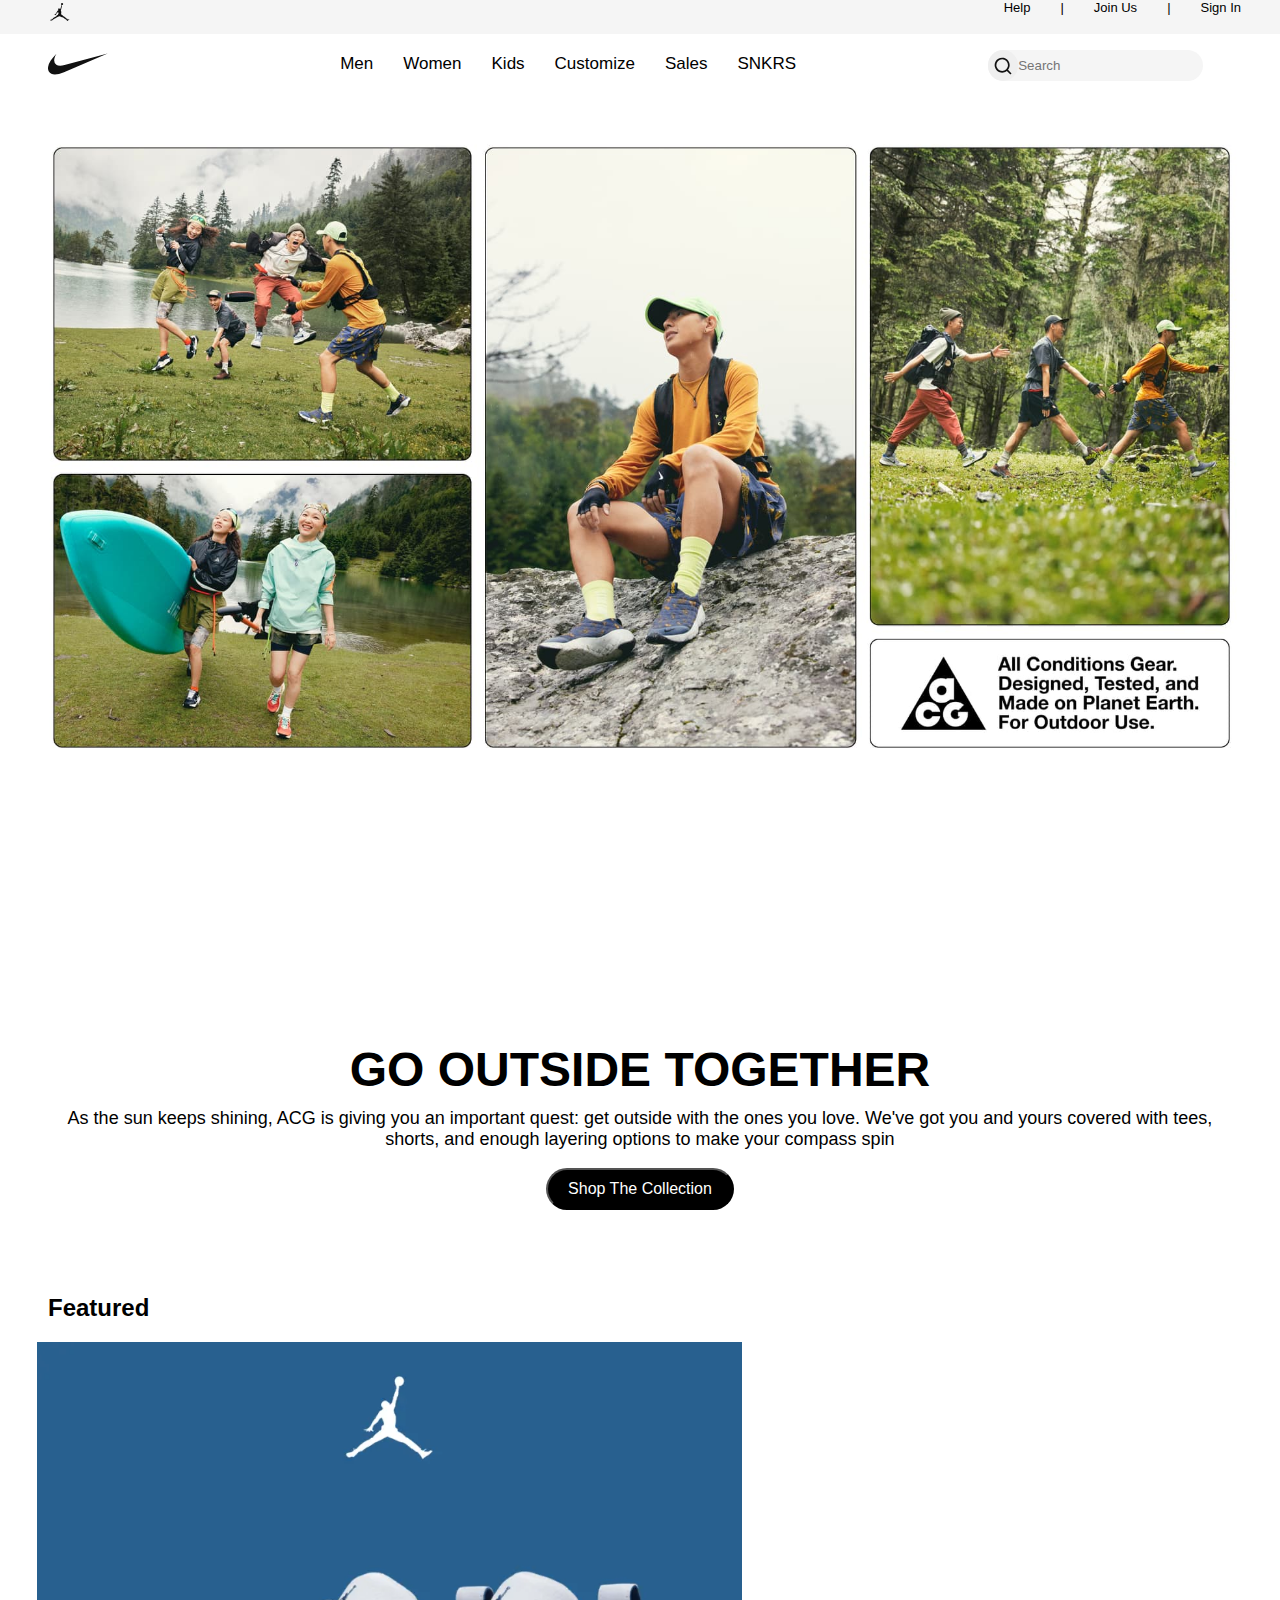
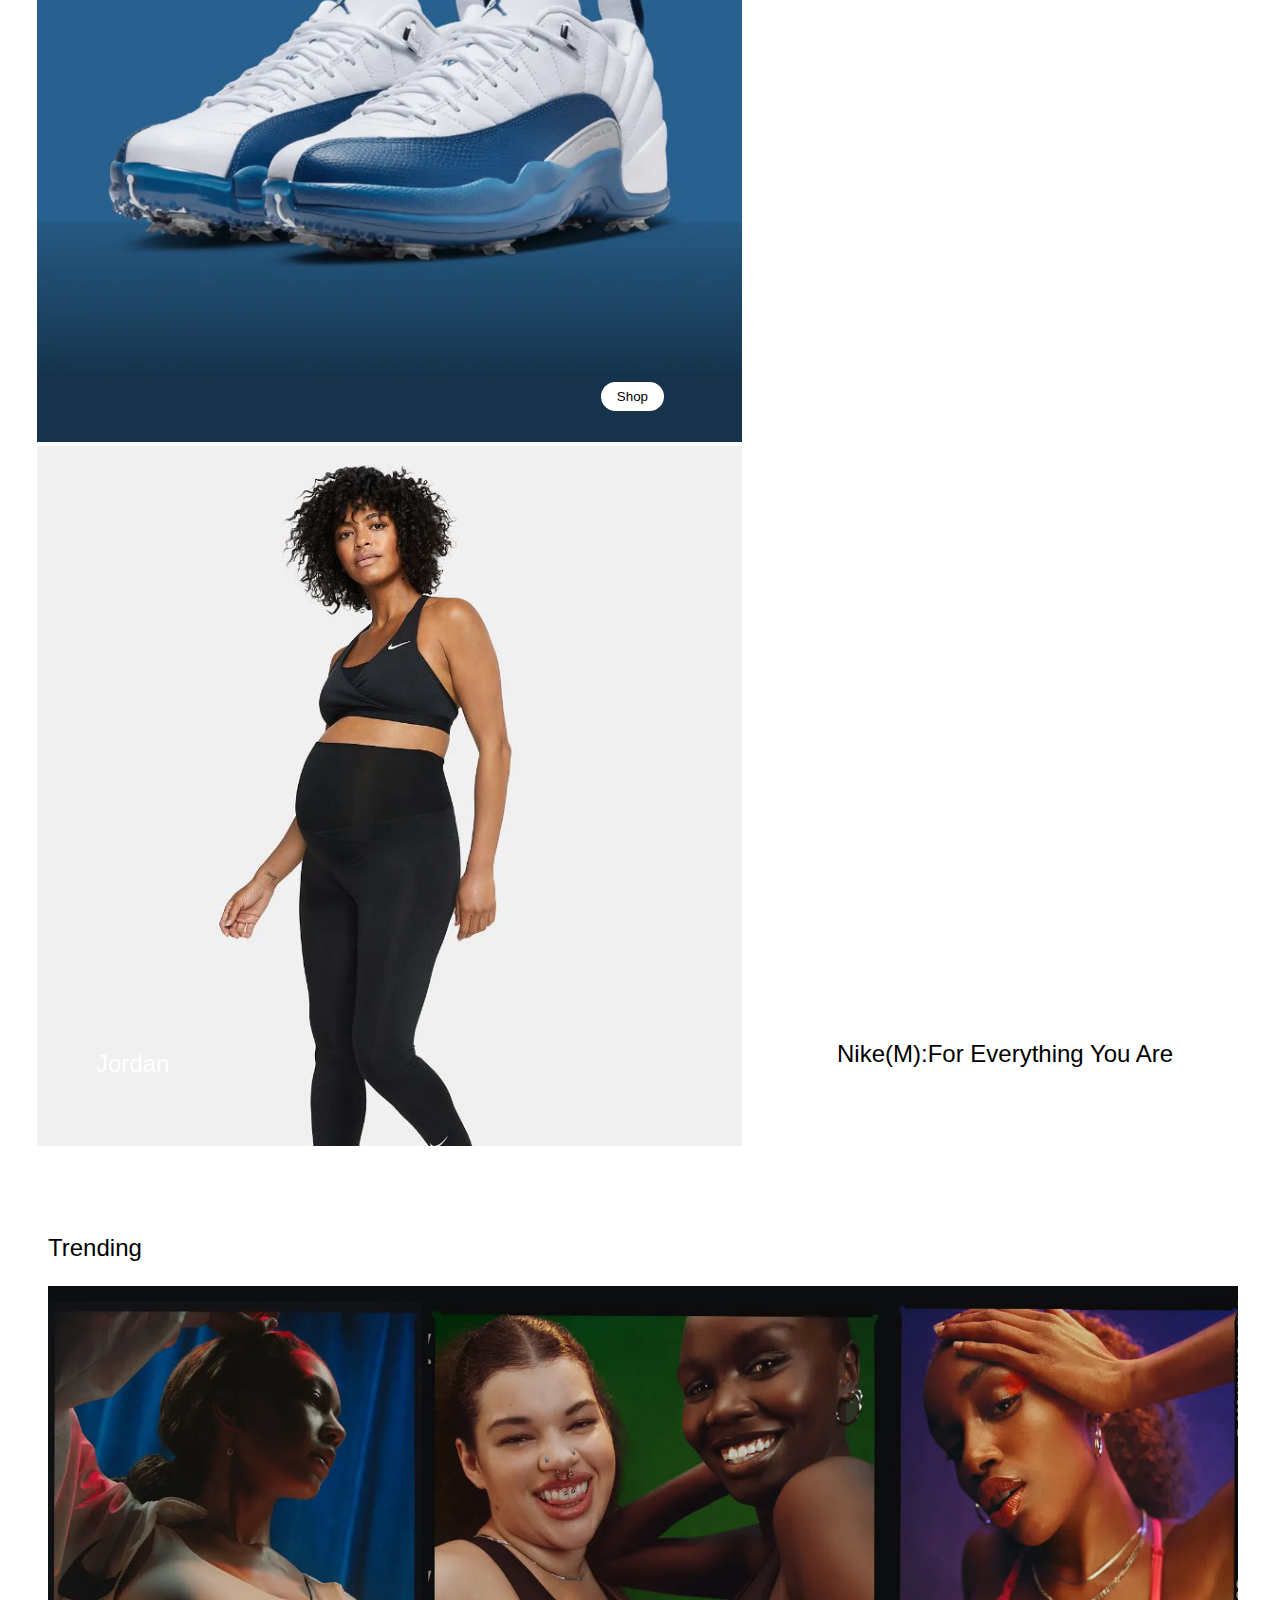
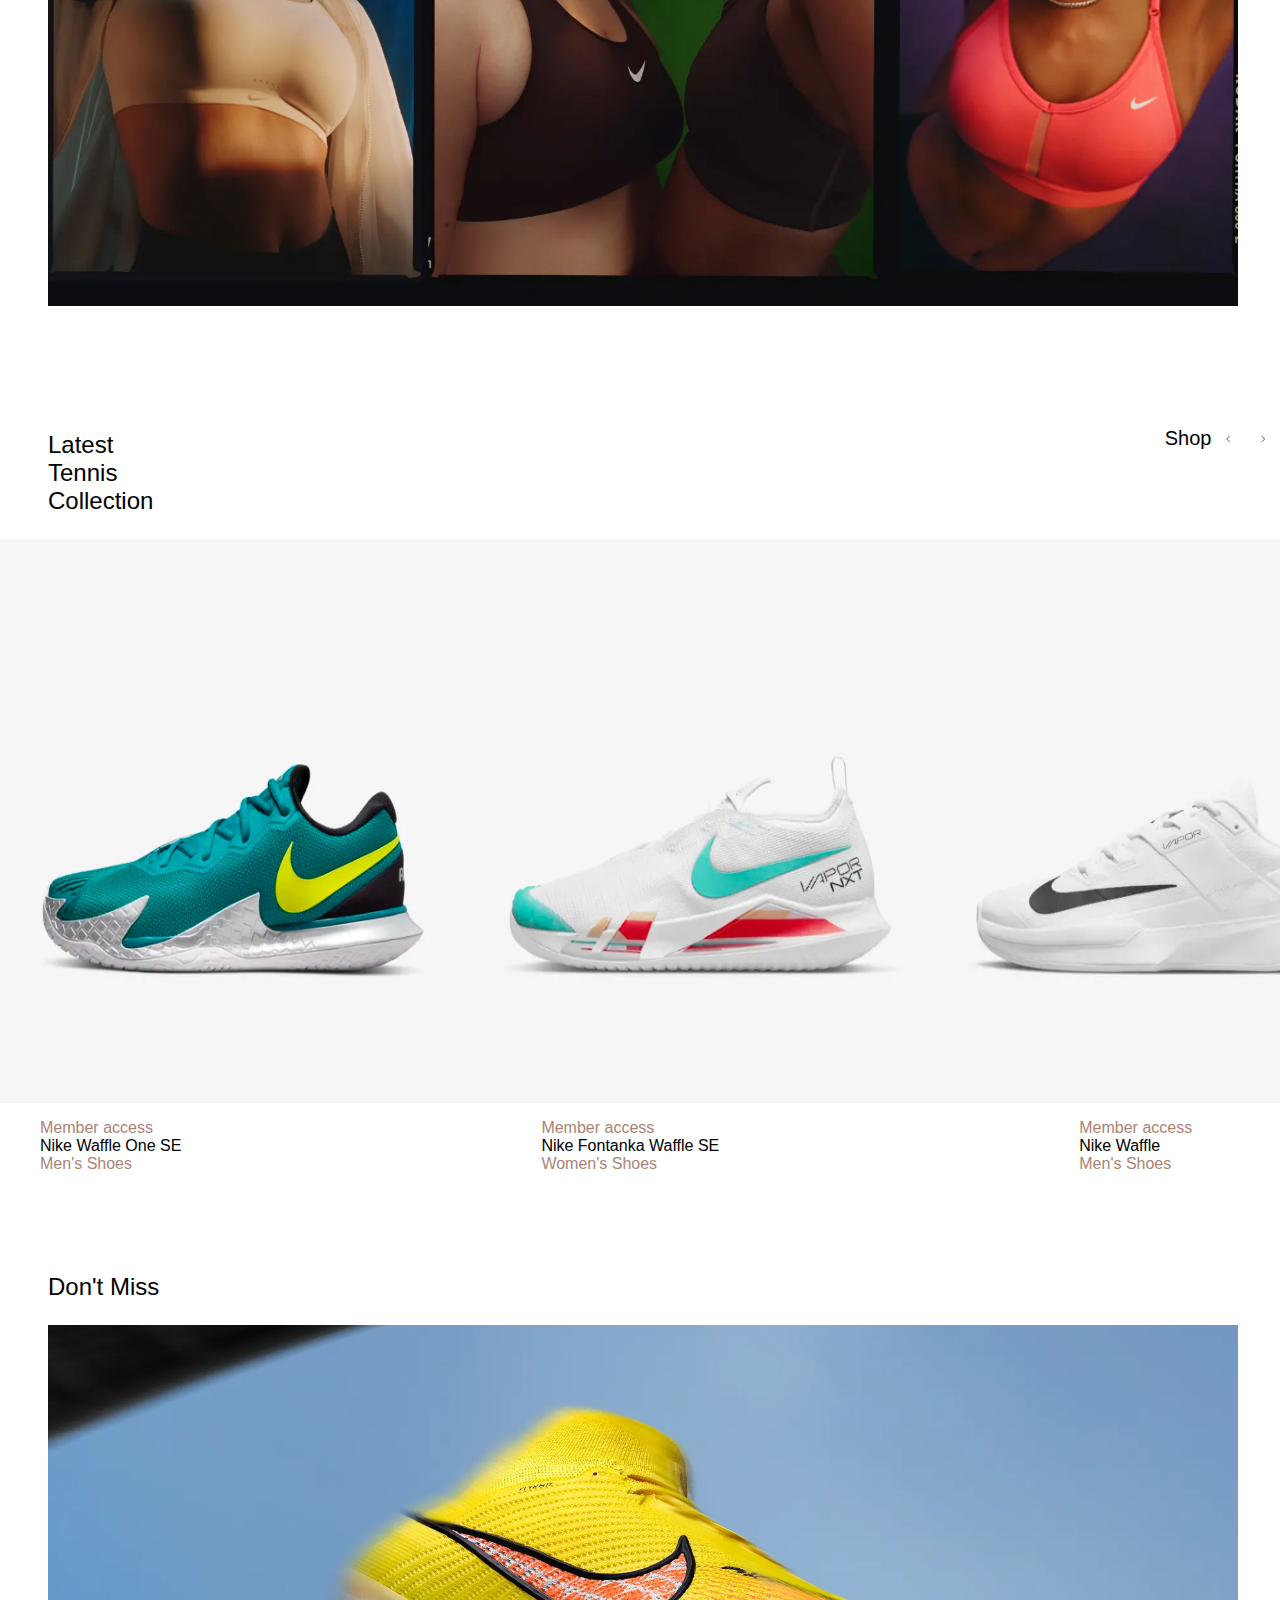
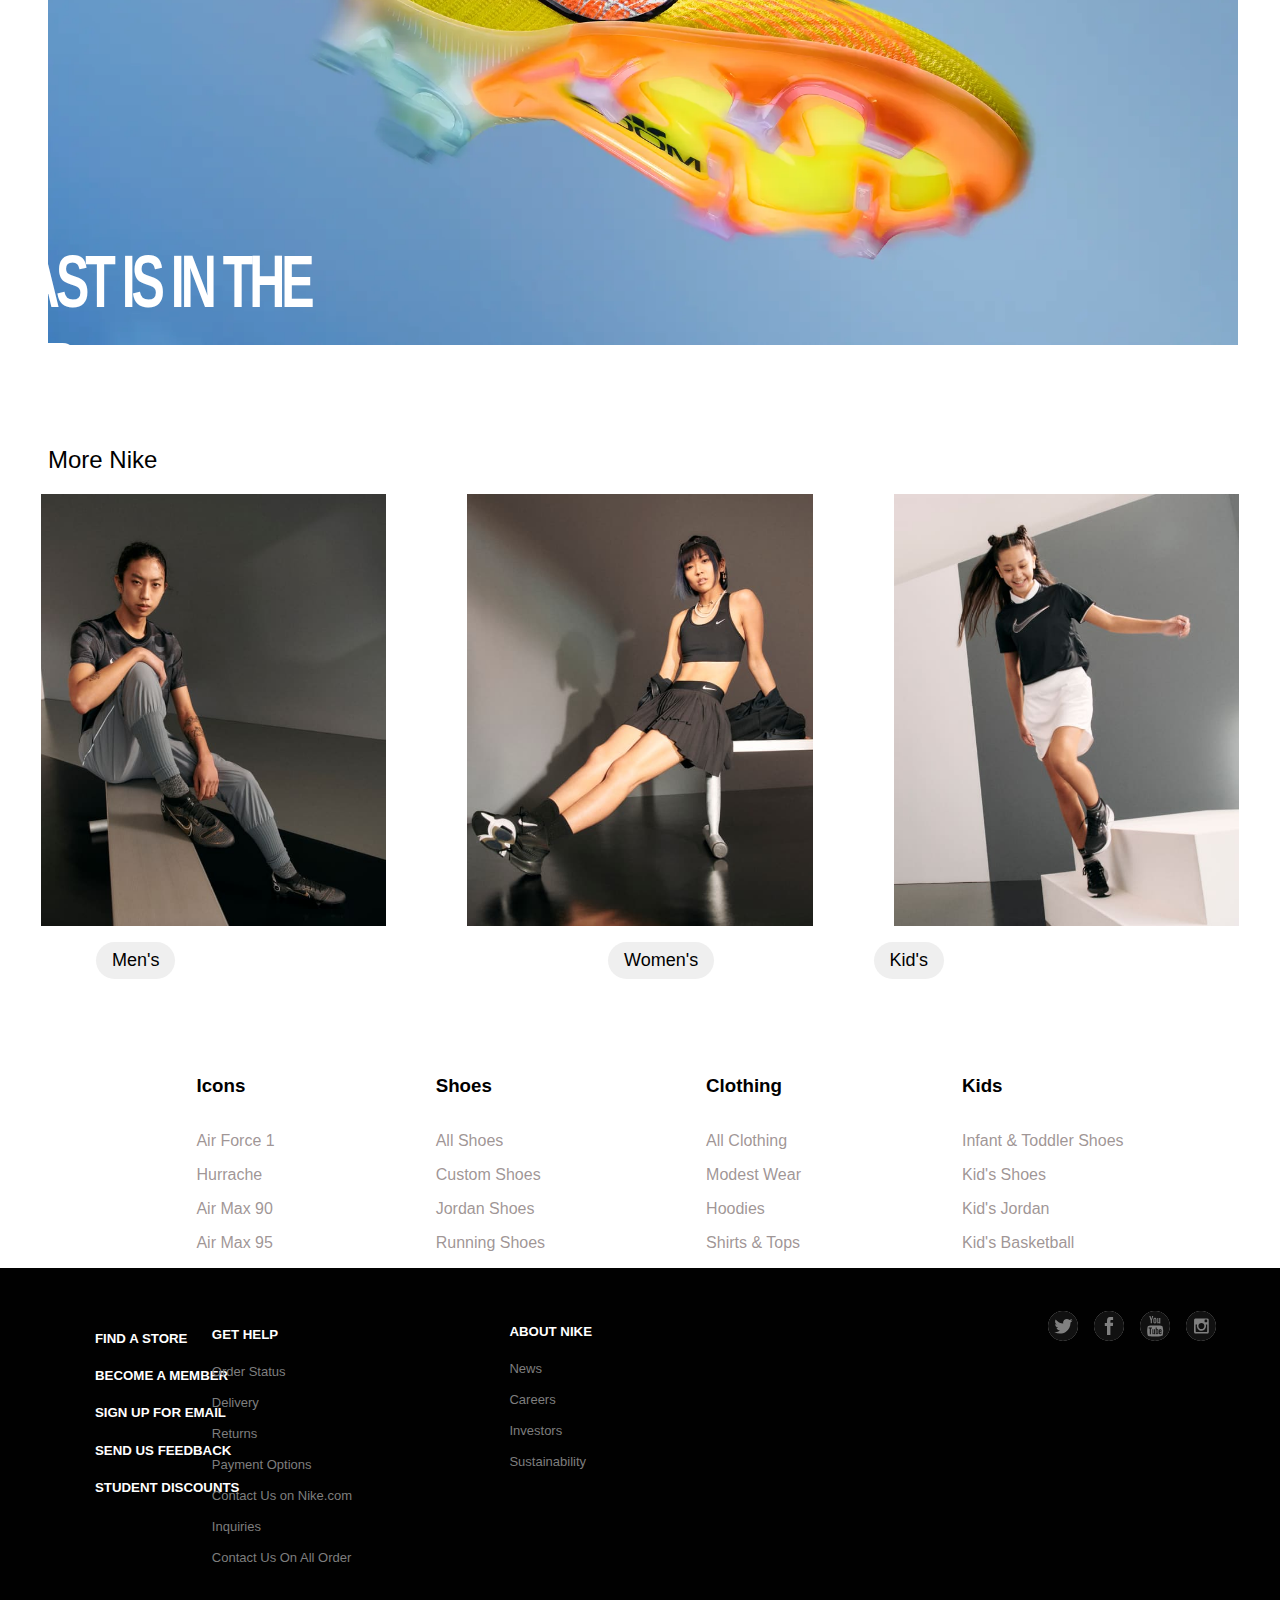
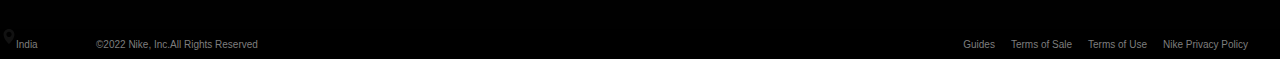
<file: index.html>
<!DOCTYPE html>
<html>

<head>
    <link rel="icon" href="images\nikelogo.jpg" type="image/jpg">
    <!-- <link rel="stylesheet" href="https://cdnjs.cloudflare.com/ajax/libs/font-awesome/6.1.2/css/all.min.css"
        integrity="sha512-1sCRPdkRXhBV2PBLUdRb4tMg1w2YPf37qatUFeS7zlBy7jJI8Lf4VHwWfZZfpXtYSLy85pkm9GaYVYMfw5BC1A=="
        crossorigin="anonymous" referrerpolicy="no-referrer" /> -->
        
    <link rel="stylesheet" href="style.css">
    <title>

        Nike. Just Do It. Nike IN

    </title>
</head>

<body>
    <nav class="navigation">

        <div class="navlist">
            <svg height="24px" width="24px" fill="#111" viewBox="0 0 26 32">
                <path
                    d="M14.4 5.52v-.08q0-.56.36-1t.92-.44 1 .36.48.96-.36 1-.96.4l-.24.08.08.12-.08.44-.16 1.28q.08.08.08.16l-.16.8q-.08.16-.16.24l-.08.32q-.16.64-.28 1.04t-.2.64V12q-.08.4-.12.64t-.28.8q-.16.32 0 1.04l.08.08q0 .24.2.56t.2.56q.08 1.6-.24 2.72l.16.48q.96.48.56 1.04l.4.16q.96.48 1.36.84t.8.76q.32.08.48.24l.24.08q1.68 1.12 3.36 2.72l.32.24v.08l-.08.16.24.16h.08q.24.16.32.16h.08q.08 0 .16-.08l.16-.08q.16-.16.32-.24h.32q.08 0 0 .08l-.32.16-.4.48h.56l.56.08q.24-.08.4-.16l.4-.24q.24-.08.48.16h.08q.08.08-.08.24l-.96.88q-.4.32-.72.4l-1.04.72q-.08.08-.16 0l-.24-.32-.16-.32-.2-.28-.24-.32-.2-.24-.16-.2-.32-.24q-.16 0-.32-.08l-1.04-.8q-.24 0-.56-.24-1.2-1.04-1.6-1.28l-.48-.32-.96-.16q-.48-.08-1.28-.48l-.64-.32q-.64-.32-.88-.32l-.32-.16q-.32-.08-.48-.16l-.16-.16q-.16 0-.32.08l-1.6.8-2 .88q-.8.64-1.52 1.04l-.88.4-1.36.96q-.16.16-.32 0l-.16.16q-.24.08-.32.08l-.32.16v.16h-.16l-.16.24q-.16.32-.32.36t-.2.12-.08.12l-.16.16-.24.16-.36-.04-.48.08-.32.08q-.4.08-.64-.12t-.4-.6q-.16-.24.16-.4l.08-.08q.08-.08.24-.08h.48L1.6 26l.32-.08q0-.16.08-.24.08-.08.24-.08v-.08q-.08-.16-.08-.32-.08-.16-.04-.24t.08-.08h.04l.08.24q.08.4.24.24l.08-.16q.08-.16.24-.16l.16.16.16-.16-.08-.08q0-.08.08-.08l.32-.32q.4-.48.96-.88 1.12-.88 2.4-1.36.4-.4.88-.4.32-.56.96-1.2.56-.4.8-.56.16-.32.4-.32H10l.16-.16q.16-.08.24-.16v-.4q0-.4.08-.64t.4-.24l.32-.32q-.16-.32-.16-.72h-.08q-.16-.24-.16-.48-.24-.4-.32-.64h-.24q-.08.24-.4.32l-.08.16q-.32.56-.56.84t-.88.68q-.4.4-.56.88-.08.24 0 .48l-.08.16h.08q0 .16.08.16h.08q.16.08.16.2t-.24.08-.36-.16-.2-.12l-.24.24q-.16.24-.32.2t-.08-.12l.08-.08q.08-.16 0-.16l-.64.16q-.08.08-.2 0t.04-.16l.4-.16q0-.08-.08-.08-.32.16-.64.08l-.4-.08-.08-.08q0-.08.08-.08.32.08.8-.08l.56-.24.64-.72.08-.16q.32-.64.68-1.16t.76-.84l.08-.32q.16-.32.32-.56t.4-.64l.24-.32q.32-.48.72-.48l.24-.24q.08-.08.08-.24l.16-.16-.08-.08q-.48-.4-.48-.72-.08-.56.36-.96t.88-.36.68.28l.16.16q.08 0 .08.08l.32.16v.24q.16.16.16.24.16-.24.48-.56l.4-1.28q0-.32.16-.64l.16-.24v-.16l.24-.96h.16l.24-.96q.08-.24 0-.56l-.32-.8z">
                </path>
            </svg>
            <path
                d="M14.4 5.52v-.08q0-.56.36-1t.92-.44 1 .36.48.96-.36 1-.96.4l-.24.08.08.12-.08.44-.16 1.28q.08.08.08.16l-.16.8q-.08.16-.16.24l-.08.32q-.16.64-.28 1.04t-.2.64V12q-.08.4-.12.64t-.28.8q-.16.32 0 1.04l.08.08q0 .24.2.56t.2.56q.08 1.6-.24 2.72l.16.48q.96.48.56 1.04l.4.16q.96.48 1.36.84t.8.76q.32.08.48.24l.24.08q1.68 1.12 3.36 2.72l.32.24v.08l-.08.16.24.16h.08q.24.16.32.16h.08q.08 0 .16-.08l.16-.08q.16-.16.32-.24h.32q.08 0 0 .08l-.32.16-.4.48h.56l.56.08q.24-.08.4-.16l.4-.24q.24-.08.48.16h.08q.08.08-.08.24l-.96.88q-.4.32-.72.4l-1.04.72q-.08.08-.16 0l-.24-.32-.16-.32-.2-.28-.24-.32-.2-.24-.16-.2-.32-.24q-.16 0-.32-.08l-1.04-.8q-.24 0-.56-.24-1.2-1.04-1.6-1.28l-.48-.32-.96-.16q-.48-.08-1.28-.48l-.64-.32q-.64-.32-.88-.32l-.32-.16q-.32-.08-.48-.16l-.16-.16q-.16 0-.32.08l-1.6.8-2 .88q-.8.64-1.52 1.04l-.88.4-1.36.96q-.16.16-.32 0l-.16.16q-.24.08-.32.08l-.32.16v.16h-.16l-.16.24q-.16.32-.32.36t-.2.12-.08.12l-.16.16-.24.16-.36-.04-.48.08-.32.08q-.4.08-.64-.12t-.4-.6q-.16-.24.16-.4l.08-.08q.08-.08.24-.08h.48L1.6 26l.32-.08q0-.16.08-.24.08-.08.24-.08v-.08q-.08-.16-.08-.32-.08-.16-.04-.24t.08-.08h.04l.08.24q.08.4.24.24l.08-.16q.08-.16.24-.16l.16.16.16-.16-.08-.08q0-.08.08-.08l.32-.32q.4-.48.96-.88 1.12-.88 2.4-1.36.4-.4.88-.4.32-.56.96-1.2.56-.4.8-.56.16-.32.4-.32H10l.16-.16q.16-.08.24-.16v-.4q0-.4.08-.64t.4-.24l.32-.32q-.16-.32-.16-.72h-.08q-.16-.24-.16-.48-.24-.4-.32-.64h-.24q-.08.24-.4.32l-.08.16q-.32.56-.56.84t-.88.68q-.4.4-.56.88-.08.24 0 .48l-.08.16h.08q0 .16.08.16h.08q.16.08.16.2t-.24.08-.36-.16-.2-.12l-.24.24q-.16.24-.32.2t-.08-.12l.08-.08q.08-.16 0-.16l-.64.16q-.08.08-.2 0t.04-.16l.4-.16q0-.08-.08-.08-.32.16-.64.08l-.4-.08-.08-.08q0-.08.08-.08.32.08.8-.08l.56-.24.64-.72.08-.16q.32-.64.68-1.16t.76-.84l.08-.32q.16-.32.32-.56t.4-.64l.24-.32q.32-.48.72-.48l.24-.24q.08-.08.08-.24l.16-.16-.08-.08q-.48-.4-.48-.72-.08-.56.36-.96t.88-.36.68.28l.16.16q.08 0 .08.08l.32.16v.24q.16.16.16.24.16-.24.48-.56l.4-1.28q0-.32.16-.64l.16-.24v-.16l.24-.96h.16l.24-.96q.08-.24 0-.56l-.32-.8z">
            </path>
            </svg>
            <ul class="uldiv">
                <li><a href="#">Help</a></li>
                <li><a href="#">|</a></li>

                <li><a href="#">Join Us</a></li>
                <li><a href="#">|</a></li>
                <li><a href="#">Sign In</a></li>

            </ul>
        </div>
    </nav>
    <nav class="navigation2">
        <svg class="nike-logo" height="60px" width="60px" fill="#111" viewBox="0 0 69 32">
            <path
                d="M68.56 4L18.4 25.36Q12.16 28 7.92 28q-4.8 0-6.96-3.36-1.36-2.16-.8-5.48t2.96-7.08q2-3.04 6.56-8-1.6 2.56-2.24 5.28-1.2 5.12 2.16 7.52Q11.2 18 14 18q2.24 0 5.04-.72z">
            </path>
        </svg>
        <path
            d="M68.56 4L18.4 25.36Q12.16 28 7.92 28q-4.8 0-6.96-3.36-1.36-2.16-.8-5.48t2.96-7.08q2-3.04 6.56-8-1.6 2.56-2.24 5.28-1.2 5.12 2.16 7.52Q11.2 18 14 18q2.24 0 5.04-.72z">
        </path>
        <ul class="uldiv2">
            <li>Men</li>
            <li>Women</li>
            <li>Kids</li>
            <li>Customize</li>
            <li>Sales</li>
            <li>SNKRS</li>
        </ul>
        <form class="searchbar" action="#">
            <button type="submit" class="btnsearch"><svg class="pre-search-input-icon" fill="#111" height="20px" width="20px" viewBox="0 0 24 24" style="margin-top: 4px;"><path d="M21.71 20.29L18 16.61A9 9 0 1 0 16.61 18l3.68 3.68a1 1 0 0 0 1.42 0 1 1 0 0 0 0-1.39zM11 18a7 7 0 1 1 7-7 7 7 0 0 1-7 7z"></path></svg></button>

            <input class="searchtext" type="text" placeholder="Search" name="search">
        </form>
        <svg class="heart" width="24px" height="24px" fill="#111" viewBox="0 0 24 24">
            <path
                d="M21.11 4a6.6 6.6 0 0 0-4.79-1.92A6.27 6.27 0 0 0 12 3.84 6.57 6.57 0 0 0 2.89 4c-2.8 2.68-2.45 7.3.88 10.76l6.84 6.63A2 2 0 0 0 12 22a2 2 0 0 0 1.37-.54l.2-.19.61-.57c.6-.57 1.42-1.37 2.49-2.41l2.44-2.39 1.09-1.07c3.38-3.55 3.8-8.1.91-10.83zm-2.35 9.4l-.25.24-.8.79-2.44 2.39c-1 1-1.84 1.79-2.44 2.36L12 20l-6.83-6.68c-2.56-2.66-2.86-6-.88-7.92a4.52 4.52 0 0 1 6.4 0l.09.08a2.12 2.12 0 0 1 .32.3l.9.94.9-.94.28-.27.11-.09a4.52 4.52 0 0 1 6.43 0c1.97 1.9 1.67 5.25-.96 7.98z">
            </path>
        </svg>
        <svg class="bag" width="24px" height="24px" fill="#111" viewBox="0 0 24 24">
            <path d="M16 7a1 1 0 0 1-1-1V3H9v3a1 1 0 0 1-2 0V3a2 2 0 0 1 2-2h6a2 2 0 0 1 2 2v3a1 1 0 0 1-1 1z"></path>
            <path
                d="M20 5H4a2 2 0 0 0-2 2v13a3 3 0 0 0 3 3h14a3 3 0 0 0 3-3V7a2 2 0 0 0-2-2zm0 15a1 1 0 0 1-1 1H5a1 1 0 0 1-1-1V7h16z">
            </path>
        </svg>

    </nav>
    <div class="image1">
        <img src="images\nike-just-do-it.jpg" alt="">
    </div>
    <div class="go-outside">
        <p>GO OUTSIDE TOGETHER</p>
    </div>
    <div class="go-outside-description">
        <p> As the sun keeps shining, ACG is giving you an important quest: get outside with the ones you love. We've
            got you and yours covered with tees,<br>
            shorts, and enough layering options to make your compass spin</p>
    </div>
    <div class="shopbutton">
        <button type="button">Shop The Collection</button>
    </div>
    <div class="Featured">
     <h2>Featured</h2>
     <img  class="jordan photo" src="images\14c53558-39ef-4069-9084-ef2b82fb5833.webp">
     <img  src="images\nike-m.jpg">
     <p class="Jordan">Jordan</p>
     <button class="jordanshop">Shop</button>
     <p class="NikeM">Nike(M):For Everything You Are</p>
     <button class="Mshop">Shop</button>
    </div>
    <div class="trending">
        <p>Trending</p>
        <img src="images\trending.webp" alt="">

    </div>
    <div class="latesttennis">
        <p class="ltc">Latest Tennis Collection</p>
        <p class="ltcshop">Shop</p>
        <svg class="leftarrow" aria-hidden="true" focusable="false" viewBox="0 0 24 24" role="img" width="24px" height="24px" fill="none"><path stroke="currentColor" stroke-width="1.5" d="M15.525 18.966L8.558 12l6.967-6.967"></path></svg>
        <svg class="rightarrow" aria-hidden="true" focusable="false" viewBox="0 0 24 24" role="img" width="24px" height="24px" fill="none"><path stroke="currentColor" stroke-width="1.5" d="M8.474 18.966L15.44 12 8.474 5.033"></path></svg>   

    </div>
    <div class="latestshoes">
        <img src="images\shoe1.webp">
        <img src="images\shoe2.webp">
        <img src="images\shoe3.webp">

    </div>
    <div class="shoedescription">
        <ul class="shoes1desc">
            <li class="brown">Member access</li>
            <li>Nike Waffle One SE</li>
            <li class="brown">Men's Shoes</li>
        </ul>
        <ul class="shoes2desc">
            <li class="brown">Member access</li>
            <li>Nike Fontanka Waffle SE</li>
            <li class="brown">Women's Shoes</li>
        </ul>
        <ul class="shoes2desc">
            <li class="brown">Member access</li>
            <li>Nike Waffle</li>
            <li class="brown">Men's Shoes</li>
        </ul>
    </div>
    <div class="dontmiss">
        <p class="dm">Don't Miss</p>
        <img src="images\dontmiss.webp">
        <p class="fia">FAST IS IN THE AIR</p>
        <p class="fiadesc">The Nike Airzoom Mercurial Lucent Pack.Available Now</p>
        <button class="fiashop">Shop</button>
    </div>
    <p class="moredesc">More Nike</p>
    <div class="morenike">
        <div class="moreimages">
        <img src="images\nike-just-do-it(3).png">
        <img src="images\nike-just-do-it(4).png">
        <img src="images\nike-just-do-it(5).png">
        </div>
        <button class="men">Men's</button>
        <button class="women">Women's</button>
        <button class="kids">Kid's</button>
    </div>
    <div class="prefooter">
       <ul>
        <h3>Icons</h3>
        <li>Air Force 1</li>
        <li>Hurrache</li>
        <li>Air Max 90</li>
        <li>Air Max 95</li>
       </ul> 
       <ul>
        <h3>Shoes</h3>
        <li>All Shoes</li>
        <li>Custom Shoes</li>
        <li>Jordan Shoes</li>
        <li>Running Shoes</li>
        </ul> 
        <ul>
            <h3>Clothing</h3>
            <li>All Clothing</li>
            <li>Modest Wear</li>
            <li>Hoodies</li>
            <li>Shirts & Tops</li>
        </ul> 
        <ul>
            <h3>Kids</h3>
            <li>Infant & Toddler Shoes</li>
            <li>Kid's Shoes</li>
            <li>Kid's Jordan</li>
            <li>Kid's Basketball</li>
        </ul> 
    </div>
    <footer class="footer">
        <ul class="fas">
            <h5>FIND A STORE</h5>
            <h5>BECOME A MEMBER</h5>
            <h5>SIGN UP FOR EMAIL</h5>
            <h5>SEND US FEEDBACK</h5>
            <h5>STUDENT DISCOUNTS</h5>
        </ul>
        <ul class="gh">
            <h5>GET HELP</h5>
            <li>Order Status</li>
            <li>Delivery</li>
            <li>Returns</li>
            <li>Payment Options</li>
            <li>Contact Us on Nike.com</li>
            <li>Inquiries</li>
            <li>Contact Us On All Order</li>
        </ul>
        <ul class="about">
            <h5>ABOUT NIKE</h5>
            <li>News</li>
            <li>Careers</li>
            <li>Investors</li>
            <li>Sustainability</li>
        </ul>
        <div class="socialmedia">
        <svg class="social-link-icon" width="30px" fill="#111" height="30px" viewBox="0 0 24 24"><path d="M12 0C9.813 0 7.8.533 5.96 1.6A11.793 11.793 0 0 0 1.6 5.96C.533 7.8 0 9.813 0 12s.533 4.2 1.6 6.04a11.793 11.793 0 0 0 4.36 4.36C7.8 23.467 9.813 24 12 24s4.2-.533 6.04-1.6a11.793 11.793 0 0 0 4.36-4.36C23.467 16.2 24 14.187 24 12s-.533-4.2-1.6-6.04a11.793 11.793 0 0 0-4.36-4.36C16.2.533 14.187 0 12 0zm6 9.28v.4c0 1.387-.333 2.72-1 4a8.186 8.186 0 0 1-2.84 3.12c-1.333.853-2.827 1.28-4.48 1.28a8.535 8.535 0 0 1-4.56-1.28h.72c1.387 0 2.613-.427 3.68-1.28-.64 0-1.213-.2-1.72-.6-.507-.4-.867-.92-1.08-1.56l.56.16c.373 0 .64-.053.8-.16a2.67 2.67 0 0 1-1.72-1 2.913 2.913 0 0 1-.68-1.88c.427.267.88.4 1.36.4-.907-.533-1.36-1.36-1.36-2.48 0-.533.133-1.04.4-1.52.8.96 1.72 1.707 2.76 2.24a8.133 8.133 0 0 0 3.4.88c-.107-.16-.16-.4-.16-.72 0-.8.293-1.493.88-2.08s1.28-.88 2.08-.88 1.547.293 2.24.88c.48-.107 1.12-.347 1.92-.72-.213.747-.64 1.28-1.28 1.6H18c.747-.16 1.28-.32 1.6-.48-.533.693-1.067 1.253-1.6 1.68z"></path></svg>
        <svg class="social-link-icon" width="30px" fill="#111" height="30px" viewBox="0 0 24 24"><path d="M12 0C9.813 0 7.8.533 5.96 1.6A11.793 11.793 0 0 0 1.6 5.96C.533 7.8 0 9.813 0 12s.533 4.2 1.6 6.04a11.793 11.793 0 0 0 4.36 4.36C7.8 23.467 9.813 24 12 24s4.2-.533 6.04-1.6a11.793 11.793 0 0 0 4.36-4.36C23.467 16.2 24 14.187 24 12s-.533-4.2-1.6-6.04a11.793 11.793 0 0 0-4.36-4.36C16.2.533 14.187 0 12 0zm3.12 12h-2v7.2H10.4V12H8.64V9.52h1.76V8c0-1.12.187-1.92.56-2.4.427-.587 1.2-.88 2.32-.88h2V7.2h-1.2c-.427 0-.693.067-.8.2-.107.133-.16.387-.16.76v1.2h2.16L15.12 12z"></path></svg>
        <svg class="social-link-icon" width="30px" fill="#111" height="30px" viewBox="0 0 24 24"><path d="M11.28 17.6a.604.604 0 0 1-.2.24.43.43 0 0 1-.24.08c-.08 0-.133-.027-.16-.08a.557.557 0 0 1-.04-.24v-2.96h-.72v3.28a1 1 0 0 0 .12.52c.08.133.2.2.36.2.16 0 .307-.053.44-.16.133-.107.28-.24.44-.4v.48H12v-3.92h-.72v2.96zM6.96 14v-.8H9.6v.8h-.88v4.56h-.88V14h-.88zm4.96-4.72c-.107 0-.2-.04-.28-.12a.384.384 0 0 1-.12-.28v-2.4c0-.053.027-.107.08-.16.053-.053.147-.08.28-.08.133 0 .24.027.32.08a.27.27 0 0 1 .12.24v2.32c0 .107-.04.2-.12.28a.384.384 0 0 1-.28.12zm2 8.32c0-.64.027-1.307.08-2 0-.107-.04-.2-.12-.28-.08-.08-.16-.12-.24-.12h-.12l-.24.16v2.4l.24.16.16.08c.107 0 .173-.027.2-.08.027-.053.04-.16.04-.32zm.08-3.04c.213 0 .387.08.52.24.133.16.2.4.2.72v2.24c0 .267-.053.48-.16.64a.422.422 0 0 1-.44.2 2.1 2.1 0 0 1-.48-.12.506.506 0 0 1-.28-.24v.32h-.8V13.2h.8v1.76c.107-.107.213-.2.32-.28a.532.532 0 0 1 .32-.12zm3.92 5.12c.267-.213.427-.907.48-2.08.053-.587.107-1.147.16-1.68 0-.48-.053-1.013-.16-1.6-.107-1.173-.28-1.893-.52-2.16-.24-.267-1.267-.453-3.08-.56l-2.64-.08-2.72.08c-1.813.107-2.84.293-3.08.56-.24.267-.413.987-.52 2.16a16.07 16.07 0 0 0-.08 1.6c0 .533.027 1.093.08 1.68.107 1.173.28 1.88.52 2.12.24.24 1.267.44 3.08.6l2.72.08 2.64-.08c1.813-.16 2.853-.347 3.12-.56v-.08zM8.4 4h-.96l1.12 3.6v2.24h.96v-2.4L10.64 4h-.96l-.56 2.32h-.08L8.4 4zm2.32 2.56V8.8c0 .373.107.667.32.88.213.213.507.32.88.32s.667-.107.88-.32c.213-.213.32-.507.32-.88V6.56c0-.32-.107-.587-.32-.8-.213-.213-.507-.32-.88-.32s-.667.107-.88.32c-.213.213-.32.48-.32.8zm3.12-.96v3.6a1 1 0 0 0 .12.52c.08.133.213.2.4.2.187 0 .36-.04.52-.12.16-.08.32-.2.48-.36v.48h.88V5.6h-.88v3.2a.523.523 0 0 1-.24.24.645.645 0 0 1-.28.08c-.08 0-.133-.013-.16-.04-.027-.027-.04-.093-.04-.2V5.52h-.8v.08zM12 0c2.187 0 4.2.533 6.04 1.6a11.793 11.793 0 0 1 4.36 4.36C23.467 7.8 24 9.813 24 12s-.533 4.2-1.6 6.04a11.793 11.793 0 0 1-4.36 4.36C16.2 23.467 14.187 24 12 24s-4.2-.533-6.04-1.6a11.793 11.793 0 0 1-4.36-4.36C.533 16.2 0 14.187 0 12s.533-4.2 1.6-6.04A11.793 11.793 0 0 1 5.96 1.6C7.8.533 9.813 0 12 0zm4.56 16.08l-.08-.4c0-.16-.027-.28-.08-.36a.27.27 0 0 0-.24-.12.27.27 0 0 0-.24.12c-.053.08-.08.2-.08.36v.4h.72zm-.32-1.52c.32 0 .573.093.76.28.187.187.28.467.28.84v.96h-1.44v.8c0 .16.027.28.08.36.053.08.147.12.28.12.133 0 .227-.04.28-.12.053-.08.08-.227.08-.44v-.16h.72v.24c0 .373-.093.667-.28.88-.187.213-.453.32-.8.32-.347 0-.613-.107-.8-.32-.187-.213-.28-.507-.28-.88v-1.76c0-.32.107-.587.32-.8.213-.213.48-.32.8-.32z"></path></svg>
        <svg class="social-link-icon" width="30px" fill="#111" height="30px" viewBox="0 0 24 24"><path d="M16 12.48a4.723 4.723 0 0 1-.56 1.48 3.93 3.93 0 0 1-1.04 1.16 3.428 3.428 0 0 1-1.92.68 3.628 3.628 0 0 1-1.96-.48 3.414 3.414 0 0 1-1.4-1.48c-.48-.96-.587-1.973-.32-3.04H7.68l.08 5.52c0 .107.04.213.12.32.08.107.173.16.28.16h8.32c.107 0 .213-.053.32-.16.107-.107.16-.213.16-.32V10.8h-1.12c.16.533.213 1.093.16 1.68zm-3.68 2c.64 0 1.2-.24 1.68-.72s.72-1.053.72-1.72a2.56 2.56 0 0 0-.68-1.76c-.453-.507-1.013-.76-1.68-.76s-1.24.24-1.72.72-.72 1.053-.72 1.72.227 1.253.68 1.76c.453.507 1 .76 1.64.76h.08zm4.16-7.6h-1.12c-.107 0-.213.053-.32.16-.107.107-.16.213-.16.32v1.36c.107.213.267.32.48.32h1.12c.16 0 .28-.053.36-.16a.532.532 0 0 0 .12-.32v-1.2c0-.107-.053-.213-.16-.32-.107-.107-.213-.16-.32-.16zM12 0C9.813 0 7.8.533 5.96 1.6A11.793 11.793 0 0 0 1.6 5.96C.533 7.8 0 9.813 0 12s.533 4.2 1.6 6.04a11.793 11.793 0 0 0 4.36 4.36C7.8 23.467 9.813 24 12 24s4.2-.533 6.04-1.6a11.793 11.793 0 0 0 4.36-4.36C23.467 16.2 24 14.187 24 12s-.533-4.2-1.6-6.04a11.793 11.793 0 0 0-4.36-4.36C16.2.533 14.187 0 12 0zm6.24 16.88l-.08.08v.08a.926.926 0 0 1-.28.68 1.3 1.3 0 0 1-.68.36H7.52a.871.871 0 0 1-.68-.32 1.536 1.536 0 0 1-.36-.72l-.08-.16.08-9.84c0-.267.093-.507.28-.72.187-.213.413-.347.68-.4h9.68a1.3 1.3 0 0 1 .68.36 1.3 1.3 0 0 1 .36.68l.08 9.92z"></path></svg>
    </div>
    </footer>
    <div class="lastbar">
        <svg height="15px" width="18px" fill="#111" viewBox="0 0 42 58"><path d="M21 0C9.4 0 0 9.5 0 21.2 0 39.9 21 58 21 58s21-18.1 21-36.8C42 9.5 32.6 0 21 0zm0 31c-5.5 0-10-4.5-10-10s4.5-10 10-10 10 4.5 10 10-4.5 10-10 10z"></path></svg>
        <p class="loc">India</p>
        <p class="copyright">&copy;2022 Nike, Inc.All Rights Reserved</p>
        <ul>
            <li>Guides</li>
            <li>Terms of Sale</li>
            <li>Terms of Use</li>
            <li>Nike Privacy Policy</li>
        </ul>
    </div>
</body>

</html>
</file>
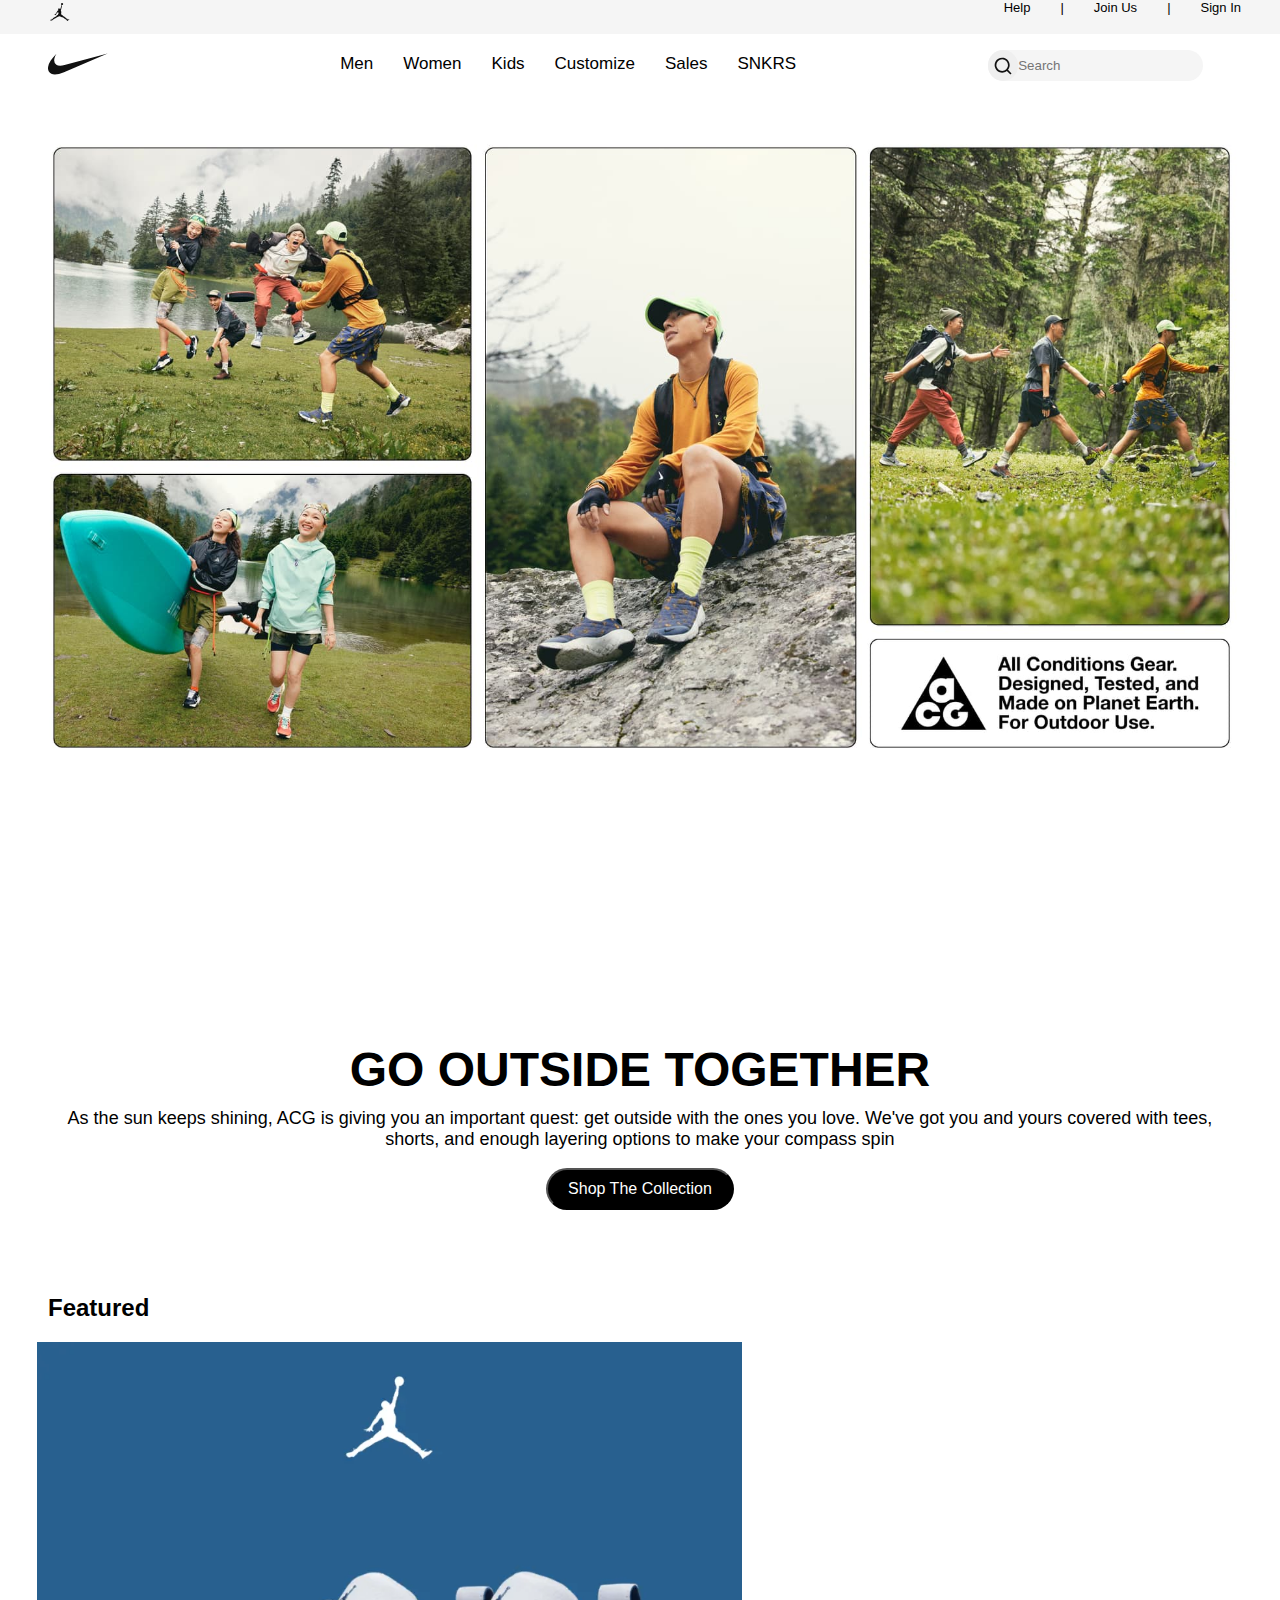
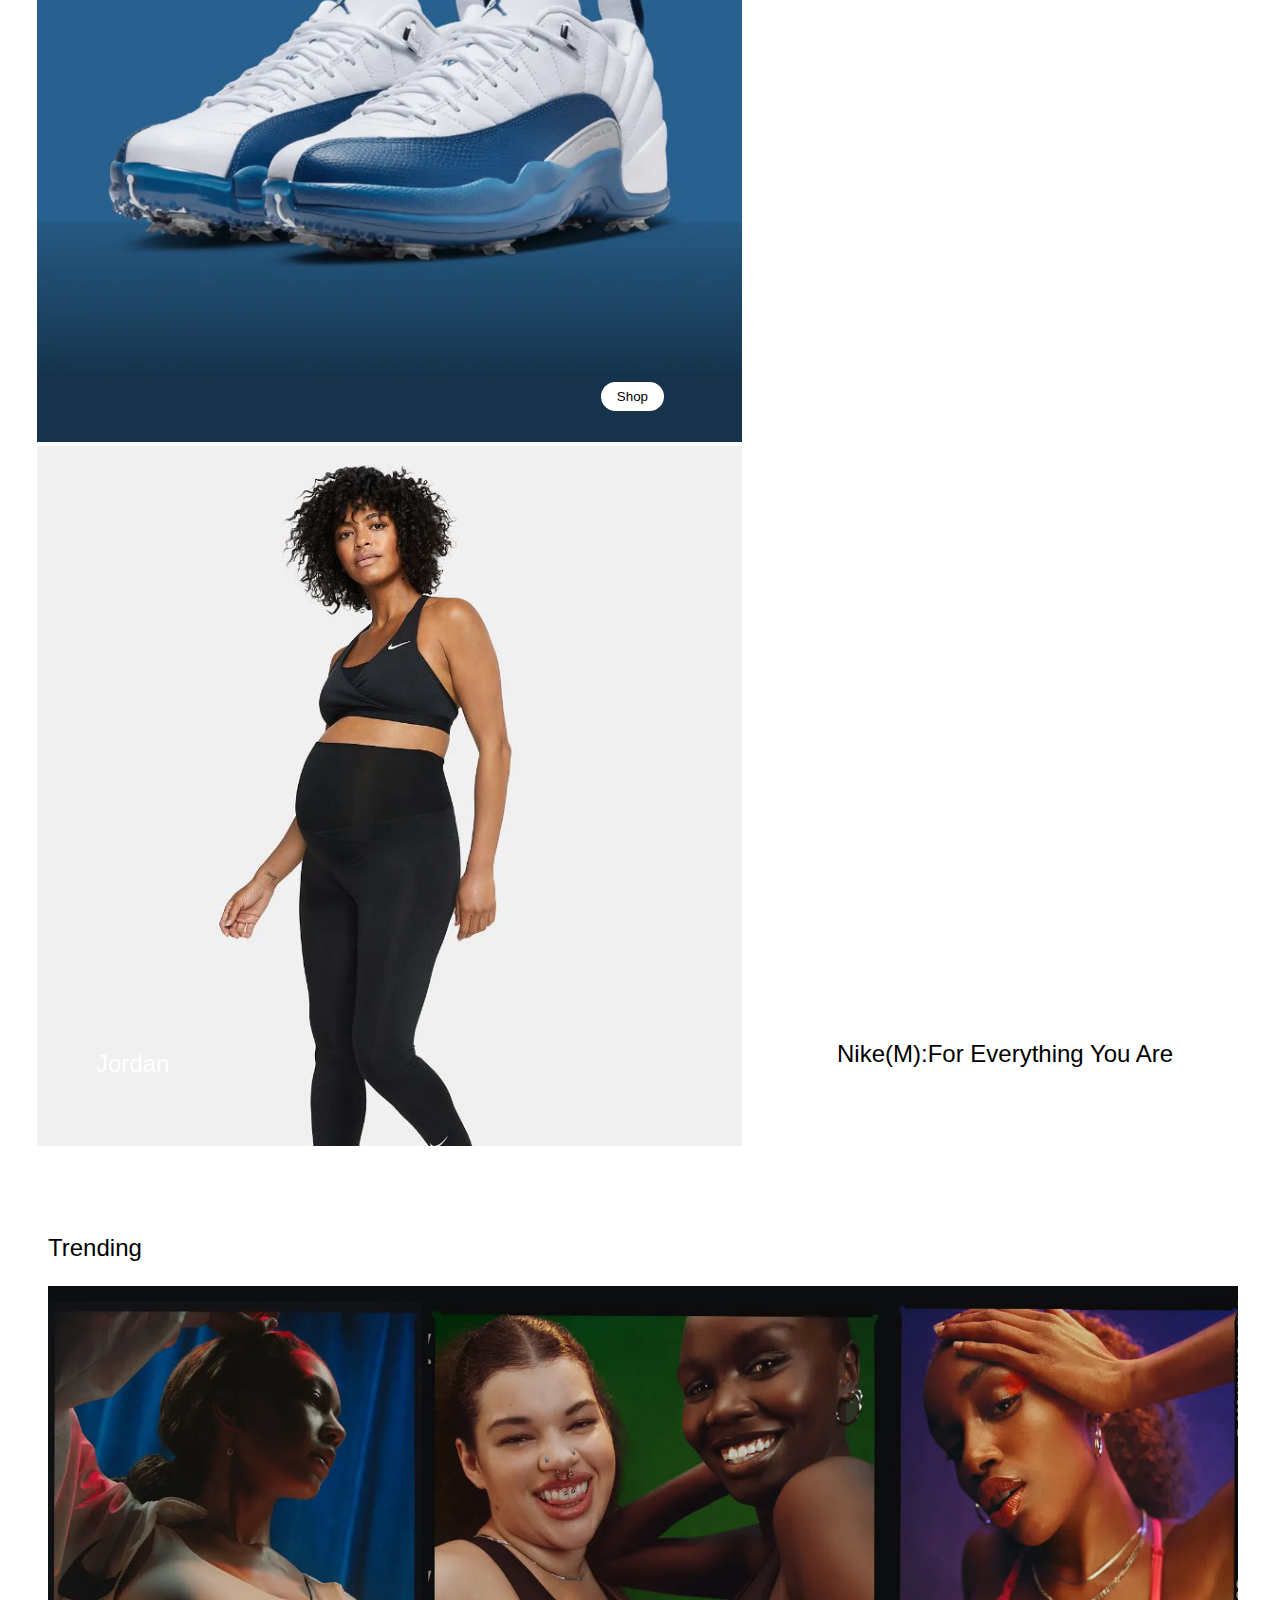
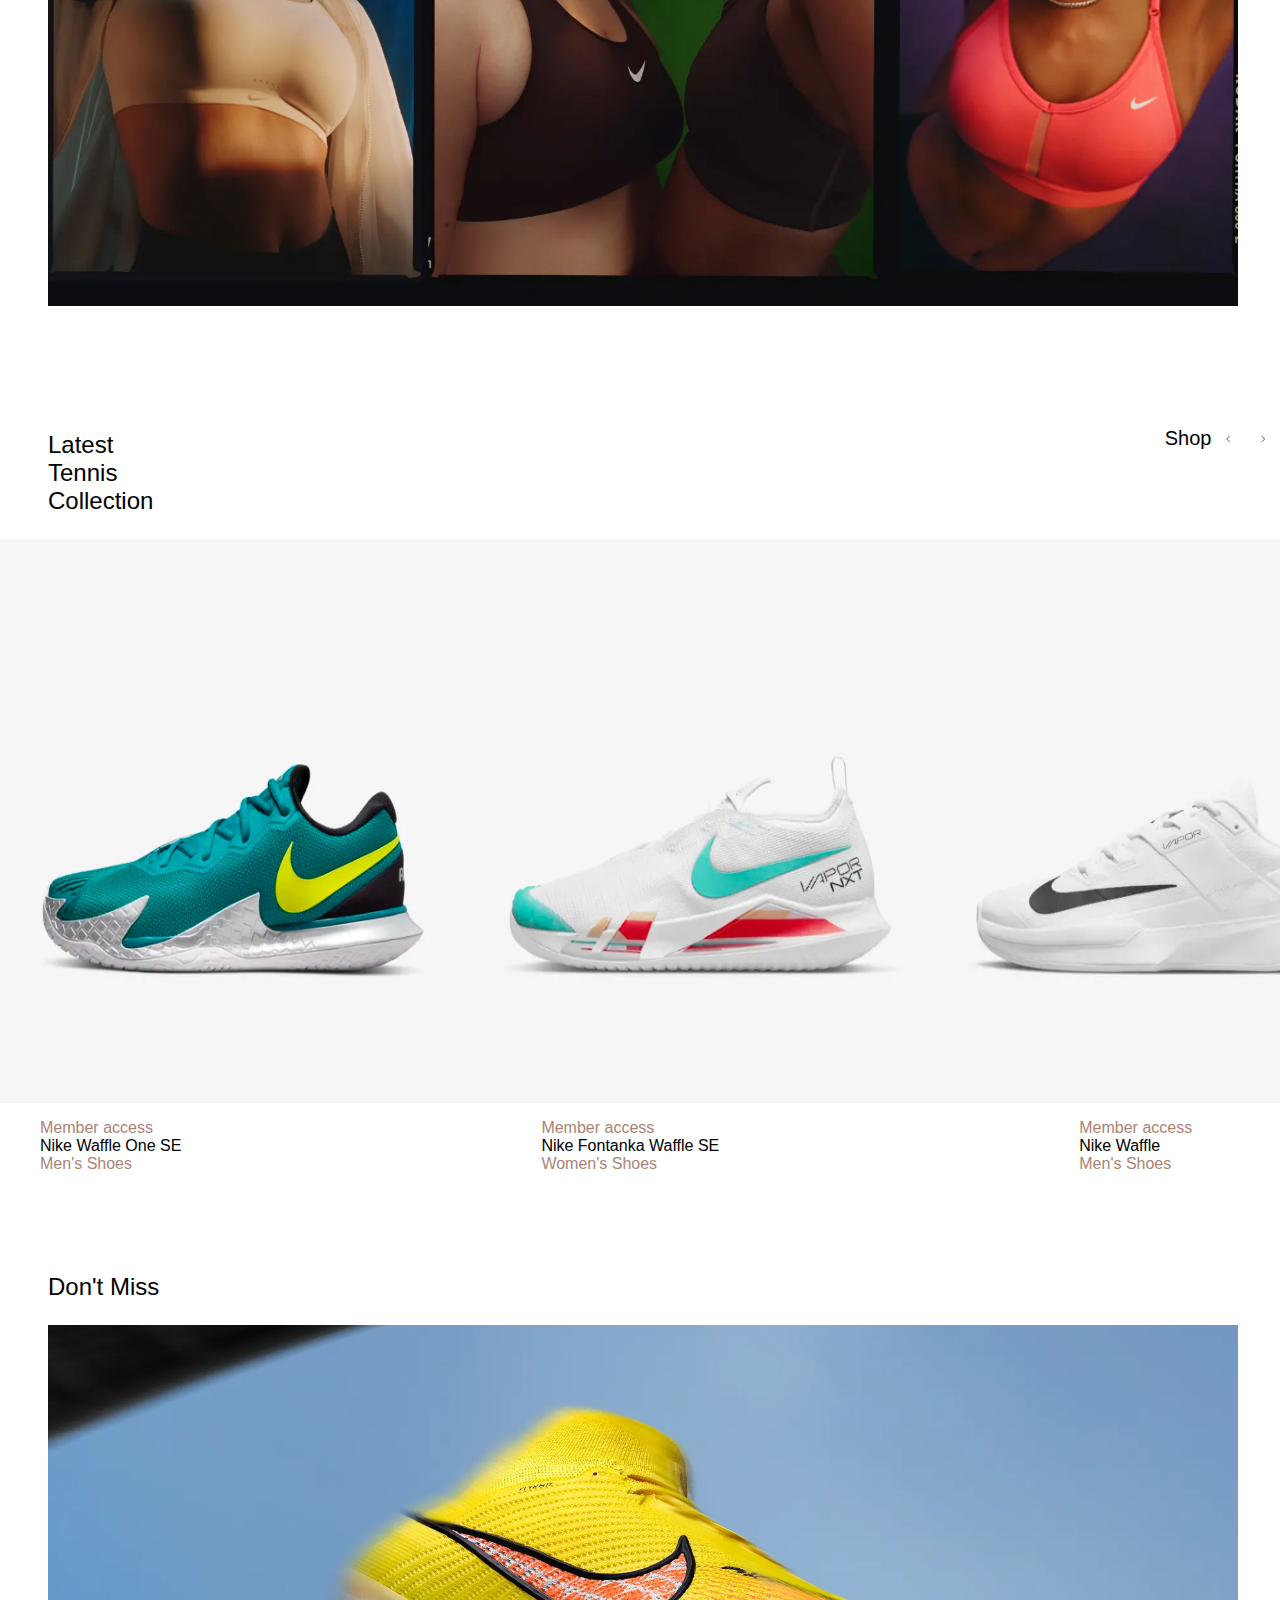
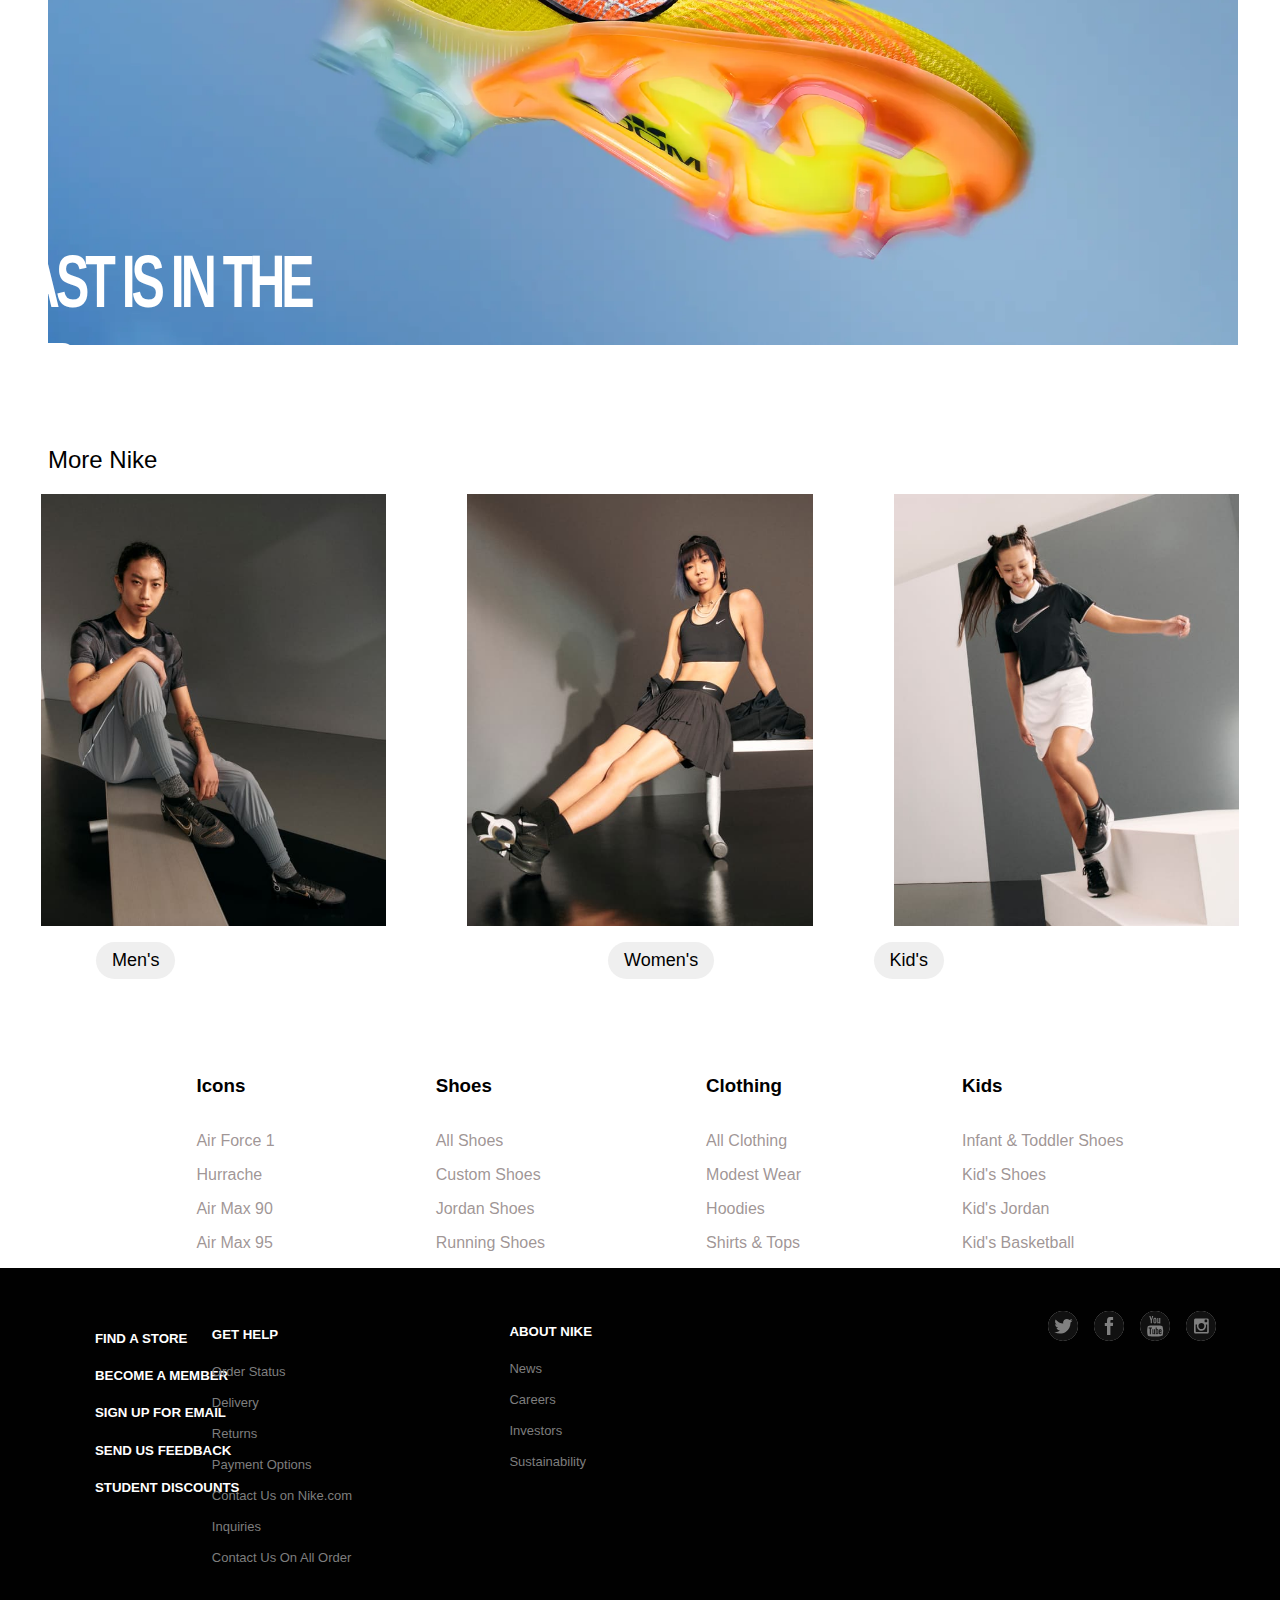
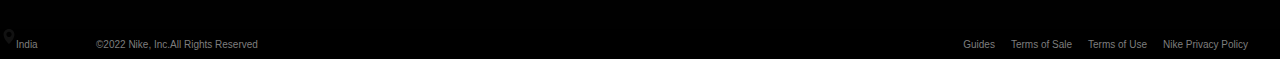
<file: index.html.html>
<!DOCTYPE html>
<html>

<head>
    <link rel="icon" href="images\nikelogo.jpg" type="image/jpg">
    <!-- <link rel="stylesheet" href="https://cdnjs.cloudflare.com/ajax/libs/font-awesome/6.1.2/css/all.min.css"
        integrity="sha512-1sCRPdkRXhBV2PBLUdRb4tMg1w2YPf37qatUFeS7zlBy7jJI8Lf4VHwWfZZfpXtYSLy85pkm9GaYVYMfw5BC1A=="
        crossorigin="anonymous" referrerpolicy="no-referrer" /> -->
        
    <link rel="stylesheet" href="style.css">
    <title>

        Nike. Just Do It. Nike IN

    </title>
</head>

<body>
    <nav class="navigation">

        <div class="navlist">
            <svg height="24px" width="24px" fill="#111" viewBox="0 0 26 32">
                <path
                    d="M14.4 5.52v-.08q0-.56.36-1t.92-.44 1 .36.48.96-.36 1-.96.4l-.24.08.08.12-.08.44-.16 1.28q.08.08.08.16l-.16.8q-.08.16-.16.24l-.08.32q-.16.64-.28 1.04t-.2.64V12q-.08.4-.12.64t-.28.8q-.16.32 0 1.04l.08.08q0 .24.2.56t.2.56q.08 1.6-.24 2.72l.16.48q.96.48.56 1.04l.4.16q.96.48 1.36.84t.8.76q.32.08.48.24l.24.08q1.68 1.12 3.36 2.72l.32.24v.08l-.08.16.24.16h.08q.24.16.32.16h.08q.08 0 .16-.08l.16-.08q.16-.16.32-.24h.32q.08 0 0 .08l-.32.16-.4.48h.56l.56.08q.24-.08.4-.16l.4-.24q.24-.08.48.16h.08q.08.08-.08.24l-.96.88q-.4.32-.72.4l-1.04.72q-.08.08-.16 0l-.24-.32-.16-.32-.2-.28-.24-.32-.2-.24-.16-.2-.32-.24q-.16 0-.32-.08l-1.04-.8q-.24 0-.56-.24-1.2-1.04-1.6-1.28l-.48-.32-.96-.16q-.48-.08-1.28-.48l-.64-.32q-.64-.32-.88-.32l-.32-.16q-.32-.08-.48-.16l-.16-.16q-.16 0-.32.08l-1.6.8-2 .88q-.8.64-1.52 1.04l-.88.4-1.36.96q-.16.16-.32 0l-.16.16q-.24.08-.32.08l-.32.16v.16h-.16l-.16.24q-.16.32-.32.36t-.2.12-.08.12l-.16.16-.24.16-.36-.04-.48.08-.32.08q-.4.08-.64-.12t-.4-.6q-.16-.24.16-.4l.08-.08q.08-.08.24-.08h.48L1.6 26l.32-.08q0-.16.08-.24.08-.08.24-.08v-.08q-.08-.16-.08-.32-.08-.16-.04-.24t.08-.08h.04l.08.24q.08.4.24.24l.08-.16q.08-.16.24-.16l.16.16.16-.16-.08-.08q0-.08.08-.08l.32-.32q.4-.48.96-.88 1.12-.88 2.4-1.36.4-.4.88-.4.32-.56.96-1.2.56-.4.8-.56.16-.32.4-.32H10l.16-.16q.16-.08.24-.16v-.4q0-.4.08-.64t.4-.24l.32-.32q-.16-.32-.16-.72h-.08q-.16-.24-.16-.48-.24-.4-.32-.64h-.24q-.08.24-.4.32l-.08.16q-.32.56-.56.84t-.88.68q-.4.4-.56.88-.08.24 0 .48l-.08.16h.08q0 .16.08.16h.08q.16.08.16.2t-.24.08-.36-.16-.2-.12l-.24.24q-.16.24-.32.2t-.08-.12l.08-.08q.08-.16 0-.16l-.64.16q-.08.08-.2 0t.04-.16l.4-.16q0-.08-.08-.08-.32.16-.64.08l-.4-.08-.08-.08q0-.08.08-.08.32.08.8-.08l.56-.24.64-.72.08-.16q.32-.64.68-1.16t.76-.84l.08-.32q.16-.32.32-.56t.4-.64l.24-.32q.32-.48.72-.48l.24-.24q.08-.08.08-.24l.16-.16-.08-.08q-.48-.4-.48-.72-.08-.56.36-.96t.88-.36.68.28l.16.16q.08 0 .08.08l.32.16v.24q.16.16.16.24.16-.24.48-.56l.4-1.28q0-.32.16-.64l.16-.24v-.16l.24-.96h.16l.24-.96q.08-.24 0-.56l-.32-.8z">
                </path>
            </svg>
            <path
                d="M14.4 5.52v-.08q0-.56.36-1t.92-.44 1 .36.48.96-.36 1-.96.4l-.24.08.08.12-.08.44-.16 1.28q.08.08.08.16l-.16.8q-.08.16-.16.24l-.08.32q-.16.64-.28 1.04t-.2.64V12q-.08.4-.12.64t-.28.8q-.16.32 0 1.04l.08.08q0 .24.2.56t.2.56q.08 1.6-.24 2.72l.16.48q.96.48.56 1.04l.4.16q.96.48 1.36.84t.8.76q.32.08.48.24l.24.08q1.68 1.12 3.36 2.72l.32.24v.08l-.08.16.24.16h.08q.24.16.32.16h.08q.08 0 .16-.08l.16-.08q.16-.16.32-.24h.32q.08 0 0 .08l-.32.16-.4.48h.56l.56.08q.24-.08.4-.16l.4-.24q.24-.08.48.16h.08q.08.08-.08.24l-.96.88q-.4.32-.72.4l-1.04.72q-.08.08-.16 0l-.24-.32-.16-.32-.2-.28-.24-.32-.2-.24-.16-.2-.32-.24q-.16 0-.32-.08l-1.04-.8q-.24 0-.56-.24-1.2-1.04-1.6-1.28l-.48-.32-.96-.16q-.48-.08-1.28-.48l-.64-.32q-.64-.32-.88-.32l-.32-.16q-.32-.08-.48-.16l-.16-.16q-.16 0-.32.08l-1.6.8-2 .88q-.8.64-1.52 1.04l-.88.4-1.36.96q-.16.16-.32 0l-.16.16q-.24.08-.32.08l-.32.16v.16h-.16l-.16.24q-.16.32-.32.36t-.2.12-.08.12l-.16.16-.24.16-.36-.04-.48.08-.32.08q-.4.08-.64-.12t-.4-.6q-.16-.24.16-.4l.08-.08q.08-.08.24-.08h.48L1.6 26l.32-.08q0-.16.08-.24.08-.08.24-.08v-.08q-.08-.16-.08-.32-.08-.16-.04-.24t.08-.08h.04l.08.24q.08.4.24.24l.08-.16q.08-.16.24-.16l.16.16.16-.16-.08-.08q0-.08.08-.08l.32-.32q.4-.48.96-.88 1.12-.88 2.4-1.36.4-.4.88-.4.32-.56.96-1.2.56-.4.8-.56.16-.32.4-.32H10l.16-.16q.16-.08.24-.16v-.4q0-.4.08-.64t.4-.24l.32-.32q-.16-.32-.16-.72h-.08q-.16-.24-.16-.48-.24-.4-.32-.64h-.24q-.08.24-.4.32l-.08.16q-.32.56-.56.84t-.88.68q-.4.4-.56.88-.08.24 0 .48l-.08.16h.08q0 .16.08.16h.08q.16.08.16.2t-.24.08-.36-.16-.2-.12l-.24.24q-.16.24-.32.2t-.08-.12l.08-.08q.08-.16 0-.16l-.64.16q-.08.08-.2 0t.04-.16l.4-.16q0-.08-.08-.08-.32.16-.64.08l-.4-.08-.08-.08q0-.08.08-.08.32.08.8-.08l.56-.24.64-.72.08-.16q.32-.64.68-1.16t.76-.84l.08-.32q.16-.32.32-.56t.4-.64l.24-.32q.32-.48.72-.48l.24-.24q.08-.08.08-.24l.16-.16-.08-.08q-.48-.4-.48-.72-.08-.56.36-.96t.88-.36.68.28l.16.16q.08 0 .08.08l.32.16v.24q.16.16.16.24.16-.24.48-.56l.4-1.28q0-.32.16-.64l.16-.24v-.16l.24-.96h.16l.24-.96q.08-.24 0-.56l-.32-.8z">
            </path>
            </svg>
            <ul class="uldiv">
                <li><a href="#">Help</a></li>
                <li><a href="#">|</a></li>

                <li><a href="#">Join Us</a></li>
                <li><a href="#">|</a></li>
                <li><a href="#">Sign In</a></li>

            </ul>
        </div>
    </nav>
    <nav class="navigation2">
        <svg class="nike-logo" height="60px" width="60px" fill="#111" viewBox="0 0 69 32">
            <path
                d="M68.56 4L18.4 25.36Q12.16 28 7.92 28q-4.8 0-6.96-3.36-1.36-2.16-.8-5.48t2.96-7.08q2-3.04 6.56-8-1.6 2.56-2.24 5.28-1.2 5.12 2.16 7.52Q11.2 18 14 18q2.24 0 5.04-.72z">
            </path>
        </svg>
        <path
            d="M68.56 4L18.4 25.36Q12.16 28 7.92 28q-4.8 0-6.96-3.36-1.36-2.16-.8-5.48t2.96-7.08q2-3.04 6.56-8-1.6 2.56-2.24 5.28-1.2 5.12 2.16 7.52Q11.2 18 14 18q2.24 0 5.04-.72z">
        </path>
        <ul class="uldiv2">
            <li>Men</li>
            <li>Women</li>
            <li>Kids</li>
            <li>Customize</li>
            <li>Sales</li>
            <li>SNKRS</li>
        </ul>
        <form class="searchbar" action="#">
            <button type="submit" class="btnsearch"><svg class="pre-search-input-icon" fill="#111" height="20px" width="20px" viewBox="0 0 24 24" style="margin-top: 4px;"><path d="M21.71 20.29L18 16.61A9 9 0 1 0 16.61 18l3.68 3.68a1 1 0 0 0 1.42 0 1 1 0 0 0 0-1.39zM11 18a7 7 0 1 1 7-7 7 7 0 0 1-7 7z"></path></svg></button>

            <input class="searchtext" type="text" placeholder="Search" name="search">
        </form>
        <svg class="heart" width="24px" height="24px" fill="#111" viewBox="0 0 24 24">
            <path
                d="M21.11 4a6.6 6.6 0 0 0-4.79-1.92A6.27 6.27 0 0 0 12 3.84 6.57 6.57 0 0 0 2.89 4c-2.8 2.68-2.45 7.3.88 10.76l6.84 6.63A2 2 0 0 0 12 22a2 2 0 0 0 1.37-.54l.2-.19.61-.57c.6-.57 1.42-1.37 2.49-2.41l2.44-2.39 1.09-1.07c3.38-3.55 3.8-8.1.91-10.83zm-2.35 9.4l-.25.24-.8.79-2.44 2.39c-1 1-1.84 1.79-2.44 2.36L12 20l-6.83-6.68c-2.56-2.66-2.86-6-.88-7.92a4.52 4.52 0 0 1 6.4 0l.09.08a2.12 2.12 0 0 1 .32.3l.9.94.9-.94.28-.27.11-.09a4.52 4.52 0 0 1 6.43 0c1.97 1.9 1.67 5.25-.96 7.98z">
            </path>
        </svg>
        <svg class="bag" width="24px" height="24px" fill="#111" viewBox="0 0 24 24">
            <path d="M16 7a1 1 0 0 1-1-1V3H9v3a1 1 0 0 1-2 0V3a2 2 0 0 1 2-2h6a2 2 0 0 1 2 2v3a1 1 0 0 1-1 1z"></path>
            <path
                d="M20 5H4a2 2 0 0 0-2 2v13a3 3 0 0 0 3 3h14a3 3 0 0 0 3-3V7a2 2 0 0 0-2-2zm0 15a1 1 0 0 1-1 1H5a1 1 0 0 1-1-1V7h16z">
            </path>
        </svg>

    </nav>
    <div class="image1">
        <img src="images\nike-just-do-it.jpg" alt="">
    </div>
    <div class="go-outside">
        <p>GO OUTSIDE TOGETHER</p>
    </div>
    <div class="go-outside-description">
        <p> As the sun keeps shining, ACG is giving you an important quest: get outside with the ones you love. We've
            got you and yours covered with tees,<br>
            shorts, and enough layering options to make your compass spin</p>
    </div>
    <div class="shopbutton">
        <button type="button">Shop The Collection</button>
    </div>
    <div class="Featured">
     <h2>Featured</h2>
     <img  class="jordan photo" src="images\14c53558-39ef-4069-9084-ef2b82fb5833.webp">
     <img  src="images\nike-m.jpg">
     <p class="Jordan">Jordan</p>
     <button class="jordanshop">Shop</button>
     <p class="NikeM">Nike(M):For Everything You Are</p>
     <button class="Mshop">Shop</button>
    </div>
    <div class="trending">
        <p>Trending</p>
        <img src="images\trending.webp" alt="">

    </div>
    <div class="latesttennis">
        <p class="ltc">Latest Tennis Collection</p>
        <p class="ltcshop">Shop</p>
        <svg class="leftarrow" aria-hidden="true" focusable="false" viewBox="0 0 24 24" role="img" width="24px" height="24px" fill="none"><path stroke="currentColor" stroke-width="1.5" d="M15.525 18.966L8.558 12l6.967-6.967"></path></svg>
        <svg class="rightarrow" aria-hidden="true" focusable="false" viewBox="0 0 24 24" role="img" width="24px" height="24px" fill="none"><path stroke="currentColor" stroke-width="1.5" d="M8.474 18.966L15.44 12 8.474 5.033"></path></svg>   

    </div>
    <div class="latestshoes">
        <img src="images\shoe1.webp">
        <img src="images\shoe2.webp">
        <img src="images\shoe3.webp">

    </div>
    <div class="shoedescription">
        <ul class="shoes1desc">
            <li class="brown">Member access</li>
            <li>Nike Waffle One SE</li>
            <li class="brown">Men's Shoes</li>
        </ul>
        <ul class="shoes2desc">
            <li class="brown">Member access</li>
            <li>Nike Fontanka Waffle SE</li>
            <li class="brown">Women's Shoes</li>
        </ul>
        <ul class="shoes2desc">
            <li class="brown">Member access</li>
            <li>Nike Waffle</li>
            <li class="brown">Men's Shoes</li>
        </ul>
    </div>
    <div class="dontmiss">
        <p class="dm">Don't Miss</p>
        <img src="images\dontmiss.webp">
        <p class="fia">FAST IS IN THE AIR</p>
        <p class="fiadesc">The Nike Airzoom Mercurial Lucent Pack.Available Now</p>
        <button class="fiashop">Shop</button>
    </div>
    <p class="moredesc">More Nike</p>
    <div class="morenike">
        <div class="moreimages">
        <img src="images\nike-just-do-it(3).png">
        <img src="images\nike-just-do-it(4).png">
        <img src="images\nike-just-do-it(5).png">
        </div>
        <button class="men">Men's</button>
        <button class="women">Women's</button>
        <button class="kids">Kid's</button>
    </div>
    <div class="prefooter">
       <ul>
        <h3>Icons</h3>
        <li>Air Force 1</li>
        <li>Hurrache</li>
        <li>Air Max 90</li>
        <li>Air Max 95</li>
       </ul> 
       <ul>
        <h3>Shoes</h3>
        <li>All Shoes</li>
        <li>Custom Shoes</li>
        <li>Jordan Shoes</li>
        <li>Running Shoes</li>
        </ul> 
        <ul>
            <h3>Clothing</h3>
            <li>All Clothing</li>
            <li>Modest Wear</li>
            <li>Hoodies</li>
            <li>Shirts & Tops</li>
        </ul> 
        <ul>
            <h3>Kids</h3>
            <li>Infant & Toddler Shoes</li>
            <li>Kid's Shoes</li>
            <li>Kid's Jordan</li>
            <li>Kid's Basketball</li>
        </ul> 
    </div>
    <footer class="footer">
        <ul class="fas">
            <h5>FIND A STORE</h5>
            <h5>BECOME A MEMBER</h5>
            <h5>SIGN UP FOR EMAIL</h5>
            <h5>SEND US FEEDBACK</h5>
            <h5>STUDENT DISCOUNTS</h5>
        </ul>
        <ul class="gh">
            <h5>GET HELP</h5>
            <li>Order Status</li>
            <li>Delivery</li>
            <li>Returns</li>
            <li>Payment Options</li>
            <li>Contact Us on Nike.com</li>
            <li>Inquiries</li>
            <li>Contact Us On All Order</li>
        </ul>
        <ul class="about">
            <h5>ABOUT NIKE</h5>
            <li>News</li>
            <li>Careers</li>
            <li>Investors</li>
            <li>Sustainability</li>
        </ul>
        <div class="socialmedia">
        <svg class="social-link-icon" width="30px" fill="#111" height="30px" viewBox="0 0 24 24"><path d="M12 0C9.813 0 7.8.533 5.96 1.6A11.793 11.793 0 0 0 1.6 5.96C.533 7.8 0 9.813 0 12s.533 4.2 1.6 6.04a11.793 11.793 0 0 0 4.36 4.36C7.8 23.467 9.813 24 12 24s4.2-.533 6.04-1.6a11.793 11.793 0 0 0 4.36-4.36C23.467 16.2 24 14.187 24 12s-.533-4.2-1.6-6.04a11.793 11.793 0 0 0-4.36-4.36C16.2.533 14.187 0 12 0zm6 9.28v.4c0 1.387-.333 2.72-1 4a8.186 8.186 0 0 1-2.84 3.12c-1.333.853-2.827 1.28-4.48 1.28a8.535 8.535 0 0 1-4.56-1.28h.72c1.387 0 2.613-.427 3.68-1.28-.64 0-1.213-.2-1.72-.6-.507-.4-.867-.92-1.08-1.56l.56.16c.373 0 .64-.053.8-.16a2.67 2.67 0 0 1-1.72-1 2.913 2.913 0 0 1-.68-1.88c.427.267.88.4 1.36.4-.907-.533-1.36-1.36-1.36-2.48 0-.533.133-1.04.4-1.52.8.96 1.72 1.707 2.76 2.24a8.133 8.133 0 0 0 3.4.88c-.107-.16-.16-.4-.16-.72 0-.8.293-1.493.88-2.08s1.28-.88 2.08-.88 1.547.293 2.24.88c.48-.107 1.12-.347 1.92-.72-.213.747-.64 1.28-1.28 1.6H18c.747-.16 1.28-.32 1.6-.48-.533.693-1.067 1.253-1.6 1.68z"></path></svg>
        <svg class="social-link-icon" width="30px" fill="#111" height="30px" viewBox="0 0 24 24"><path d="M12 0C9.813 0 7.8.533 5.96 1.6A11.793 11.793 0 0 0 1.6 5.96C.533 7.8 0 9.813 0 12s.533 4.2 1.6 6.04a11.793 11.793 0 0 0 4.36 4.36C7.8 23.467 9.813 24 12 24s4.2-.533 6.04-1.6a11.793 11.793 0 0 0 4.36-4.36C23.467 16.2 24 14.187 24 12s-.533-4.2-1.6-6.04a11.793 11.793 0 0 0-4.36-4.36C16.2.533 14.187 0 12 0zm3.12 12h-2v7.2H10.4V12H8.64V9.52h1.76V8c0-1.12.187-1.92.56-2.4.427-.587 1.2-.88 2.32-.88h2V7.2h-1.2c-.427 0-.693.067-.8.2-.107.133-.16.387-.16.76v1.2h2.16L15.12 12z"></path></svg>
        <svg class="social-link-icon" width="30px" fill="#111" height="30px" viewBox="0 0 24 24"><path d="M11.28 17.6a.604.604 0 0 1-.2.24.43.43 0 0 1-.24.08c-.08 0-.133-.027-.16-.08a.557.557 0 0 1-.04-.24v-2.96h-.72v3.28a1 1 0 0 0 .12.52c.08.133.2.2.36.2.16 0 .307-.053.44-.16.133-.107.28-.24.44-.4v.48H12v-3.92h-.72v2.96zM6.96 14v-.8H9.6v.8h-.88v4.56h-.88V14h-.88zm4.96-4.72c-.107 0-.2-.04-.28-.12a.384.384 0 0 1-.12-.28v-2.4c0-.053.027-.107.08-.16.053-.053.147-.08.28-.08.133 0 .24.027.32.08a.27.27 0 0 1 .12.24v2.32c0 .107-.04.2-.12.28a.384.384 0 0 1-.28.12zm2 8.32c0-.64.027-1.307.08-2 0-.107-.04-.2-.12-.28-.08-.08-.16-.12-.24-.12h-.12l-.24.16v2.4l.24.16.16.08c.107 0 .173-.027.2-.08.027-.053.04-.16.04-.32zm.08-3.04c.213 0 .387.08.52.24.133.16.2.4.2.72v2.24c0 .267-.053.48-.16.64a.422.422 0 0 1-.44.2 2.1 2.1 0 0 1-.48-.12.506.506 0 0 1-.28-.24v.32h-.8V13.2h.8v1.76c.107-.107.213-.2.32-.28a.532.532 0 0 1 .32-.12zm3.92 5.12c.267-.213.427-.907.48-2.08.053-.587.107-1.147.16-1.68 0-.48-.053-1.013-.16-1.6-.107-1.173-.28-1.893-.52-2.16-.24-.267-1.267-.453-3.08-.56l-2.64-.08-2.72.08c-1.813.107-2.84.293-3.08.56-.24.267-.413.987-.52 2.16a16.07 16.07 0 0 0-.08 1.6c0 .533.027 1.093.08 1.68.107 1.173.28 1.88.52 2.12.24.24 1.267.44 3.08.6l2.72.08 2.64-.08c1.813-.16 2.853-.347 3.12-.56v-.08zM8.4 4h-.96l1.12 3.6v2.24h.96v-2.4L10.64 4h-.96l-.56 2.32h-.08L8.4 4zm2.32 2.56V8.8c0 .373.107.667.32.88.213.213.507.32.88.32s.667-.107.88-.32c.213-.213.32-.507.32-.88V6.56c0-.32-.107-.587-.32-.8-.213-.213-.507-.32-.88-.32s-.667.107-.88.32c-.213.213-.32.48-.32.8zm3.12-.96v3.6a1 1 0 0 0 .12.52c.08.133.213.2.4.2.187 0 .36-.04.52-.12.16-.08.32-.2.48-.36v.48h.88V5.6h-.88v3.2a.523.523 0 0 1-.24.24.645.645 0 0 1-.28.08c-.08 0-.133-.013-.16-.04-.027-.027-.04-.093-.04-.2V5.52h-.8v.08zM12 0c2.187 0 4.2.533 6.04 1.6a11.793 11.793 0 0 1 4.36 4.36C23.467 7.8 24 9.813 24 12s-.533 4.2-1.6 6.04a11.793 11.793 0 0 1-4.36 4.36C16.2 23.467 14.187 24 12 24s-4.2-.533-6.04-1.6a11.793 11.793 0 0 1-4.36-4.36C.533 16.2 0 14.187 0 12s.533-4.2 1.6-6.04A11.793 11.793 0 0 1 5.96 1.6C7.8.533 9.813 0 12 0zm4.56 16.08l-.08-.4c0-.16-.027-.28-.08-.36a.27.27 0 0 0-.24-.12.27.27 0 0 0-.24.12c-.053.08-.08.2-.08.36v.4h.72zm-.32-1.52c.32 0 .573.093.76.28.187.187.28.467.28.84v.96h-1.44v.8c0 .16.027.28.08.36.053.08.147.12.28.12.133 0 .227-.04.28-.12.053-.08.08-.227.08-.44v-.16h.72v.24c0 .373-.093.667-.28.88-.187.213-.453.32-.8.32-.347 0-.613-.107-.8-.32-.187-.213-.28-.507-.28-.88v-1.76c0-.32.107-.587.32-.8.213-.213.48-.32.8-.32z"></path></svg>
        <svg class="social-link-icon" width="30px" fill="#111" height="30px" viewBox="0 0 24 24"><path d="M16 12.48a4.723 4.723 0 0 1-.56 1.48 3.93 3.93 0 0 1-1.04 1.16 3.428 3.428 0 0 1-1.92.68 3.628 3.628 0 0 1-1.96-.48 3.414 3.414 0 0 1-1.4-1.48c-.48-.96-.587-1.973-.32-3.04H7.68l.08 5.52c0 .107.04.213.12.32.08.107.173.16.28.16h8.32c.107 0 .213-.053.32-.16.107-.107.16-.213.16-.32V10.8h-1.12c.16.533.213 1.093.16 1.68zm-3.68 2c.64 0 1.2-.24 1.68-.72s.72-1.053.72-1.72a2.56 2.56 0 0 0-.68-1.76c-.453-.507-1.013-.76-1.68-.76s-1.24.24-1.72.72-.72 1.053-.72 1.72.227 1.253.68 1.76c.453.507 1 .76 1.64.76h.08zm4.16-7.6h-1.12c-.107 0-.213.053-.32.16-.107.107-.16.213-.16.32v1.36c.107.213.267.32.48.32h1.12c.16 0 .28-.053.36-.16a.532.532 0 0 0 .12-.32v-1.2c0-.107-.053-.213-.16-.32-.107-.107-.213-.16-.32-.16zM12 0C9.813 0 7.8.533 5.96 1.6A11.793 11.793 0 0 0 1.6 5.96C.533 7.8 0 9.813 0 12s.533 4.2 1.6 6.04a11.793 11.793 0 0 0 4.36 4.36C7.8 23.467 9.813 24 12 24s4.2-.533 6.04-1.6a11.793 11.793 0 0 0 4.36-4.36C23.467 16.2 24 14.187 24 12s-.533-4.2-1.6-6.04a11.793 11.793 0 0 0-4.36-4.36C16.2.533 14.187 0 12 0zm6.24 16.88l-.08.08v.08a.926.926 0 0 1-.28.68 1.3 1.3 0 0 1-.68.36H7.52a.871.871 0 0 1-.68-.32 1.536 1.536 0 0 1-.36-.72l-.08-.16.08-9.84c0-.267.093-.507.28-.72.187-.213.413-.347.68-.4h9.68a1.3 1.3 0 0 1 .68.36 1.3 1.3 0 0 1 .36.68l.08 9.92z"></path></svg>
    </div>
    </footer>
    <div class="lastbar">
        <svg height="15px" width="18px" fill="#111" viewBox="0 0 42 58"><path d="M21 0C9.4 0 0 9.5 0 21.2 0 39.9 21 58 21 58s21-18.1 21-36.8C42 9.5 32.6 0 21 0zm0 31c-5.5 0-10-4.5-10-10s4.5-10 10-10 10 4.5 10 10-4.5 10-10 10z"></path></svg>
        <p class="loc">India</p>
        <p class="copyright">&copy;2022 Nike, Inc.All Rights Reserved</p>
        <ul>
            <li>Guides</li>
            <li>Terms of Sale</li>
            <li>Terms of Use</li>
            <li>Nike Privacy Policy</li>
        </ul>
    </div>
</body>

</html>
</file>
<file: style.css>
/* *{
  overflow-x: hidden;
  
} */
  
body{
    margin: 0;
    font-family: "Nike Futura", "Helvetica Neue", Helvetica, Arial, sans-serif;
}
.navigation {
  background-color: #f5f5f5;
  height: 34px;
 
}
.navigation ul {
  list-style: none;
  padding-right: 3em;
  font-size: small;
}
.navigation svg{
    padding-left: 3em;
}
a {
  text-decoration: none;
  color: black;
}
a:hover {
  opacity: 0.7;
}
.uldiv{
    display: flex;
    gap: 30px;
    float: right;
    margin-top: 0%;
}
.navigation2{
    background-color: #ffffff;
    display: flex;
    width: 100%;

    position: relative;
    z-index: 1;
}
.nike-logo{
    padding-left: 48px;
}
.uldiv2{
    list-style: none;
    display: flex;
    gap: 30px;
    font-size: 17px;
    align-items: center;    
    margin:auto;
    height: 60px;
}
.searchbar{
  margin-right: 6%;
  padding-top: 1em;
  
}
.searchtext{
  border: none;
  background-color: #f5f5f5;
  padding: 8px;
  padding-left: 30px;
  border-radius: 2rem;
}

.heart{

position:absolute;
margin-left: 91rem;
margin-top: 1em;
}
.heart:hover{
  background-color: #f5f5f5;
}
.bag{
  position: absolute;
  margin-left: 93rem;
    margin-top: 1em
}
.bag:hover{
  background-color: #f5f5f5;
}
.image1{
  width: 100%;
  height: 100vh;
}
.image1 img{
    width: 94%;
    margin: 40px;
}
.go-outside{
  display: flex;
  justify-content: center;
  height: 6rem;
}
.go-outside p{
  font-size: 3rem;
  font-weight: 900;
  font-family: "Nike Futura", "Helvetica Neue", Helvetica, Arial, sans-serif;
}
.go-outside-description{
  text-align: center;
  font-size: 18px;
}
.shopbutton{
  display: flex;
  justify-content: center;
}
.shopbutton button{
  background-color: black;
  color: #ffffff;
  border-radius: 27px;
  font-size: medium;
  padding: 10px;
  padding-left: 20px;
  padding-right: 20px;
}
.shopbutton button:hover{
  background-color: #938888e2;
  color: white;
}
.Featured{
  position: relative;
}
.Featured h2{
  margin-left: 48px;
  margin-top: 84px;
  margin-bottom: 24;
}
.Featured img{
  padding-left: 37px;
  width: 705px;
  height: 700px;
}
.Jordan{
  position: absolute;
  color: white;
  margin-top: -100px;
  margin-left: 4em;
  font-size: 24px;
}
.NikeM{
  margin-left: 837px;
  position: absolute;
  margin-top: -110px;
  font-size: 24px;
  color: black;
 }
 .jordanshop{
  position: absolute;
  right: 85rem;
  top: 43rem;
  padding:7px;
  border-radius: 5rem;
  padding-left: 1rem;
  padding-right: 1rem;
  border: 0ch;
 }
 .jordanshop:hover{
  background-color: #938888e2;
  cursor: pointer;
 }
 .Mshop{
  padding: 7px;
  position: absolute;
  top: 43rem;
  border-radius: 5rem;
  padding-left: 1rem;
  padding-right: 1rem;
  right: 38.5rem;
  background-color: white;
  border: 0ch;
 }
 .Mshop:hover{
  background-color: #938888e2;
  cursor: pointer;
 }
 .trending p{
  margin-left: 48px;
  margin-top: 84px;
  font-size: 24px;
 }
 .trending img{
margin-left: 48px;
margin-right: 48px;
width: 93%;
 }
 .latesttennis{
  display: flex;
  margin-top: 97px;
 }
.ltc{
  margin-left: 48px;
  font-size: 24px;


}
.ltcshop{
  font-size: 20px;
  margin-left:  1008px;
}
.latesttennis svg{
  padding: 12px;
  border-radius: 50%;
  margin-top: 0.5rem;
}
.latesttennis svg:hover{
  background-color: #e5e5e5;
}
.latestshoes{
  display: flex;
  justify-content: space-around;
}
.latestshoes img{
  width: 467px;
  height: 564px;
}
.shoedescription{
  display: flex;
}
.shoes1desc{
  list-style:none ;
}
.shoes2desc{
  list-style:none ;
  margin-left: 20rem;

}
.shoes3desc{
  list-style:none ;
  margin-left: 2rem;
}
.brown{
  color: #aa8375;
}
.dontmiss{
  position: relative;
}
.dm{
  font-size: 24px;
  margin-left: 48px;
  margin-top: 84px;
  margin-bottom: 24px;
}
.dontmiss img{
  padding-left: 48px;
  padding-right: 48px;
  width: 93%;
}
.fia{
  letter-spacing: -4px;
    position: absolute;
    font-family: "Nike Futura", "Helvetica Neue", Helvetica, Arial, sans-serif;
    font-weight: 900;
    font-size: 50px;
    right: 60rem;
    top: 34rem;
    transform: scaleY(1.5);
    color: white;
  
}
.fiadesc{
  position:absolute;
  left: 6.5rem;
  top: 42rem;
  color: white;
}
.fiashop{
  padding: 7px;
  position: absolute;
  border-radius: 5rem;
  padding-left: 1rem;
  padding-right: 1rem;
  background-color: white;
  right:84.5rem;
  top: 45rem;
  border: 0ch;
}
.fiashop:hover{
  background-color: #938888e2;
}
.moredesc{
  margin-left: 48px;
  margin-top: 97px;
  margin-bottom: 20px;
  font-size: 24px;
}
.morenike{
  position: relative;
}
.moreimages{
  display: flex;
  justify-content: space-around;
}
.morenike img{
  width:27%;
}
.morenike button{
  padding: 8px;
  border-radius: 5rem;
  padding-left: 1rem;
  padding-right: 1rem;
  border: 0ch;
  font-size: 18px;
}
.morenike button:hover{
  background-color: #938888e2;
}
.men{
  position:absolute;
  top: 28rem;
  left:6rem;
}
.women{
  position: absolute;
  top: 28rem;
  left: 38rem;
}
.kids{
  position: absolute;
  right: 21rem;
  top: 28rem;
}
.prefooter{
  margin-top: 114px;
  display: flex;
  justify-content:center;
  gap: 121px;
}
.prefooter ul{
  list-style: none;
}
.prefooter li{
  color: #938888e2;
  padding-top: 1rem;
}
footer{
  display: flex;
  background-color: rgb(1, 1, 1);
  position: relative;
  height: 361px;
}
.fas{
  /* background-color: yellow; */
  margin-top: 41px;
  margin-left: 55px;
}
.gh{
  right: 58rem;
  position: absolute;
  bottom: 2rem;
}
.about{
  right: 43rem;
  position: absolute;
  bottom: 8rem;
}
.footer svg{
  background-color: grey;
  border-radius: 50%;
  border: 0ch;
}
.footer svg:hover{
  background-color: white;
}
.socialmedia{
  right: 4rem;
  display: flex;
  gap: 16px;
  position: absolute;
  bottom: 18rem;
}
.footer h5{
  color: white;
}
.footer ul{
  list-style: none;
}
.footer li{
  padding-bottom: 1rem;
  font-size: small;
  color: #7e7e7e;
}
.footer li:hover{
  color: white;
}
.lastbar{
  display: flex;
  font-size: x-small;
  position: relative;
  color: #7e7e7e;
  background-color: black;
  height: 30px;

}
.lastbar ul{
display: flex;
list-style: none;
gap: 1rem;
position: absolute;
right: 2rem;

}
.lastbar svg{
  position:absolute;

}
.loc{
  position: absolute;
  left: 1rem;

}
.copyright{
  position: absolute;
  left: 6rem;
}
.btnsearch{
  padding: 2px 5px !important;
  border-radius: 17px;
  border: 0;
  position: absolute;
}
.btnsearch:hover{
  background-color: rgb(172, 173, 173);
}
.lastbar h5:hover{
  cursor: pointer;
}
</file>
